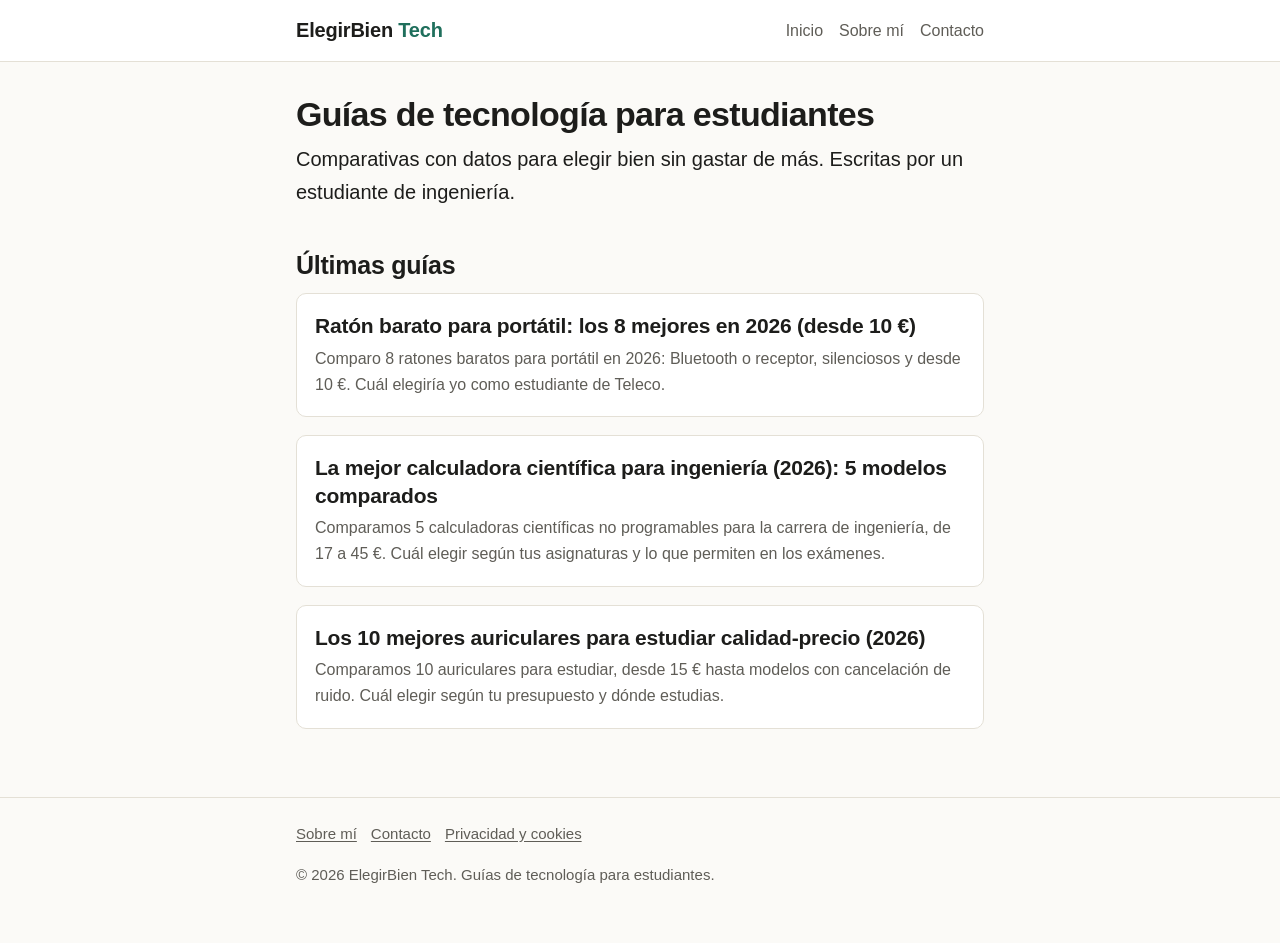
<file: index.html>
<!doctype html>
<html lang="es">
<head>
<meta charset="utf-8">
<meta name="viewport" content="width=device-width, initial-scale=1">
<title>ElegirBien Tech: guías de tecnología para estudiantes</title>
<meta name="description" content="Guías de compra de tecnología para estudiantes: auriculares, portátiles y más, comparados con datos y sin rodeos.">
<link rel="canonical" href="https://poloni2.github.io/">
<meta property="og:type" content="website">
<meta property="og:title" content="ElegirBien Tech: guías de tecnología para estudiantes">
<meta property="og:description" content="Guías de compra de tecnología para estudiantes: auriculares, portátiles y más, comparados con datos y sin rodeos.">
<meta property="og:url" content="https://poloni2.github.io/">
<meta property="og:locale" content="es_ES">
<link rel="stylesheet" href="/style.css">
<meta name="google-site-verification" content="YE22hMmMhgjaY1mR0GkOw0G-tB2GIm6XCCgOjX7Q4VY" />
<!-- ADSENSE: cuando Google apruebe la web, pega aquí su código (una sola línea <script ...>) en TODAS las páginas. -->
</head>
<body>
<header class="site"><div class="wrap">
  <a class="logo" href="/">ElegirBien <span>Tech</span></a>
  <nav><a href="/">Inicio</a><a href="/sobre-mi/">Sobre mí</a><a href="/contacto/">Contacto</a></nav>
</div></header>
<main><div class="wrap">
<h1>Guías de tecnología para estudiantes</h1>
<p class="lead">Comparativas con datos para elegir bien sin gastar de más. Escritas por un estudiante de ingeniería.</p>
<h2>Últimas guías</h2>
<ul class="cards">
  <li class="card">
    <h2><a href="/raton-barato-portatil/">Ratón barato para portátil: los 8 mejores en 2026 (desde 10 €)</a></h2>
    <p>Comparo 8 ratones baratos para portátil en 2026: Bluetooth o receptor, silenciosos y desde 10 €. Cuál elegiría yo como estudiante de Teleco.</p>
  </li>
  <li class="card">
    <h2><a href="/mejor-calculadora-cientifica-ingenieria/">La mejor calculadora científica para ingeniería (2026): 5 modelos comparados</a></h2>
    <p>Comparamos 5 calculadoras científicas no programables para la carrera de ingeniería, de 17 a 45 €. Cuál elegir según tus asignaturas y lo que permiten en los exámenes.</p>
  </li>
  <li class="card">
    <h2><a href="/mejores-auriculares-estudiar-calidad-precio/">Los 10 mejores auriculares para estudiar calidad-precio (2026)</a></h2>
    <p>Comparamos 10 auriculares para estudiar, desde 15 € hasta modelos con cancelación de ruido. Cuál elegir según tu presupuesto y dónde estudias.</p>
  </li>
</ul>
</div></main>
<footer class="site"><div class="wrap">
  <p><a href="/sobre-mi/">Sobre mí</a><a href="/contacto/">Contacto</a><a href="/privacidad/">Privacidad y cookies</a></p>
  <p>© 2026 ElegirBien Tech. Guías de tecnología para estudiantes.</p>
</div></footer>
<script data-goatcounter="https://elegirbientech.goatcounter.com/count" async src="//gc.zgo.at/count.js"></script>
</body>
</html>
</file>
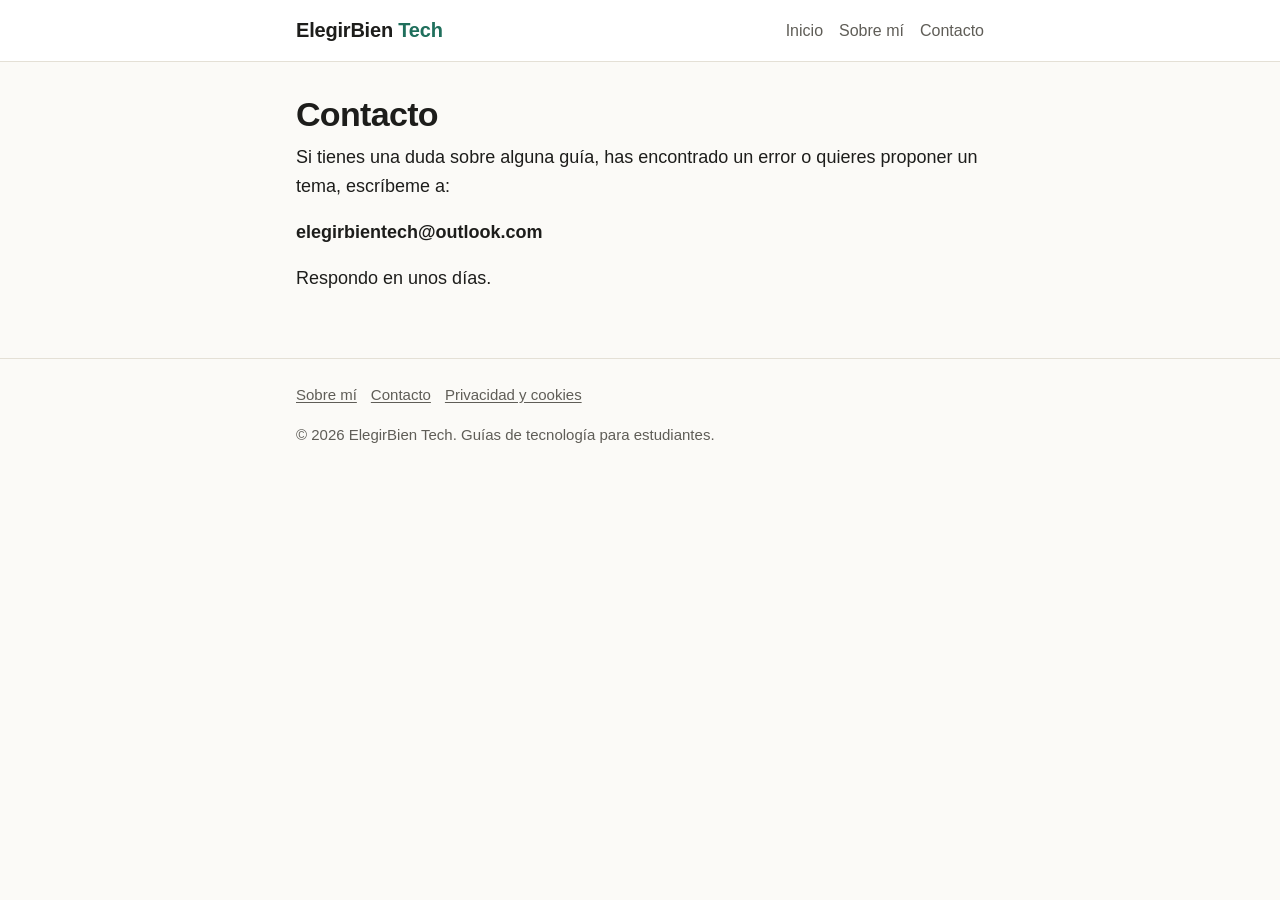
<file: contacto/index.html>
<!doctype html>
<html lang="es">
<head>
<meta charset="utf-8">
<meta name="viewport" content="width=device-width, initial-scale=1">
<title>Contacto | ElegirBien Tech</title>
<meta name="description" content="Cómo contactar con ElegirBien Tech.">
<link rel="canonical" href="https://poloni2.github.io/contacto/">
<meta property="og:type" content="website">
<meta property="og:title" content="Contacto | ElegirBien Tech">
<meta property="og:description" content="Cómo contactar con ElegirBien Tech.">
<meta property="og:url" content="https://poloni2.github.io/contacto/">
<meta property="og:locale" content="es_ES">
<link rel="stylesheet" href="/style.css">
<!-- ADSENSE: cuando Google apruebe la web, pega aquí su código (una sola línea <script ...>) en TODAS las páginas. -->
</head>
<body>
<header class="site"><div class="wrap">
  <a class="logo" href="/">ElegirBien <span>Tech</span></a>
  <nav><a href="/">Inicio</a><a href="/sobre-mi/">Sobre mí</a><a href="/contacto/">Contacto</a></nav>
</div></header>
<main><div class="wrap">
<h1>Contacto</h1>
<p>Si tienes una duda sobre alguna guía, has encontrado un error o quieres proponer un tema, escríbeme a:</p>
<p><strong>elegirbientech@outlook.com</strong></p>
<p>Respondo en unos días.</p>
</div></main>
<footer class="site"><div class="wrap">
  <p><a href="/sobre-mi/">Sobre mí</a><a href="/contacto/">Contacto</a><a href="/privacidad/">Privacidad y cookies</a></p>
  <p>© 2026 ElegirBien Tech. Guías de tecnología para estudiantes.</p>
</div></footer>
<script data-goatcounter="https://elegirbientech.goatcounter.com/count" async src="//gc.zgo.at/count.js"></script>
</body>
</html>
</file>
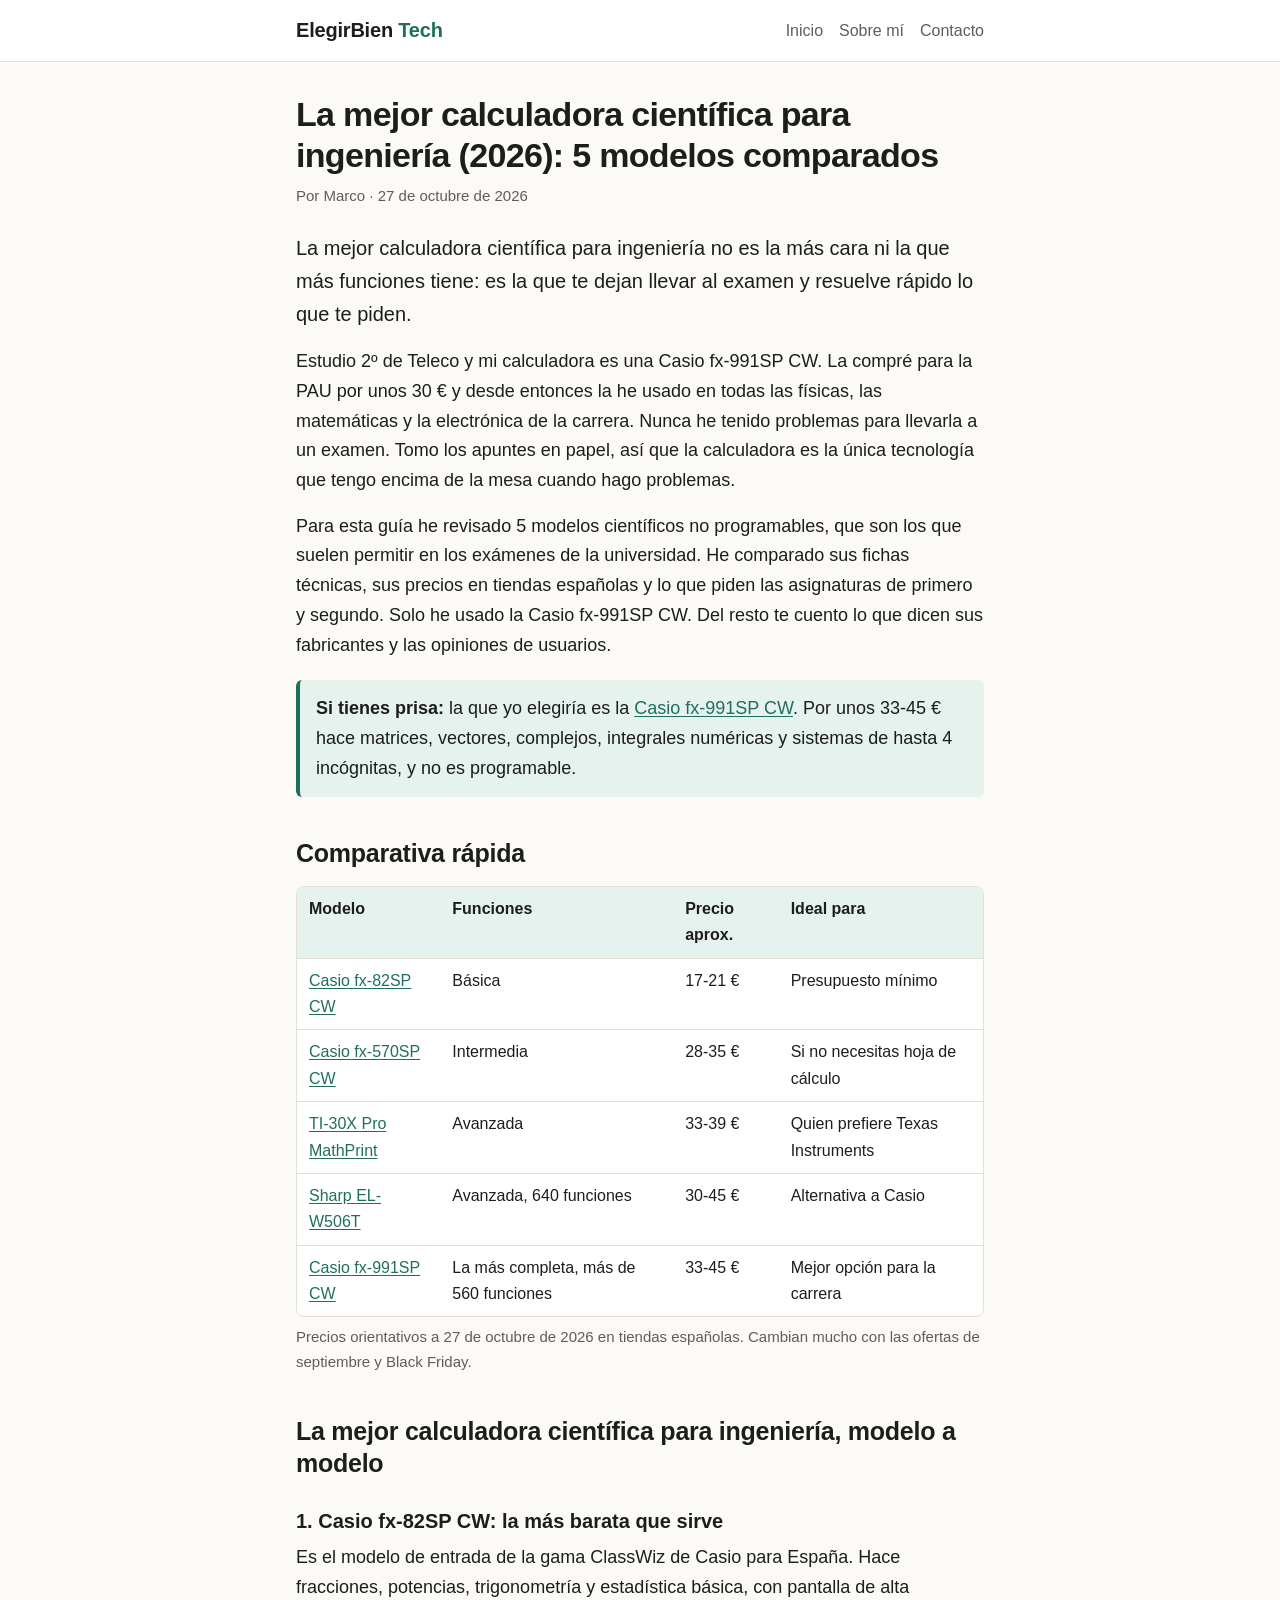
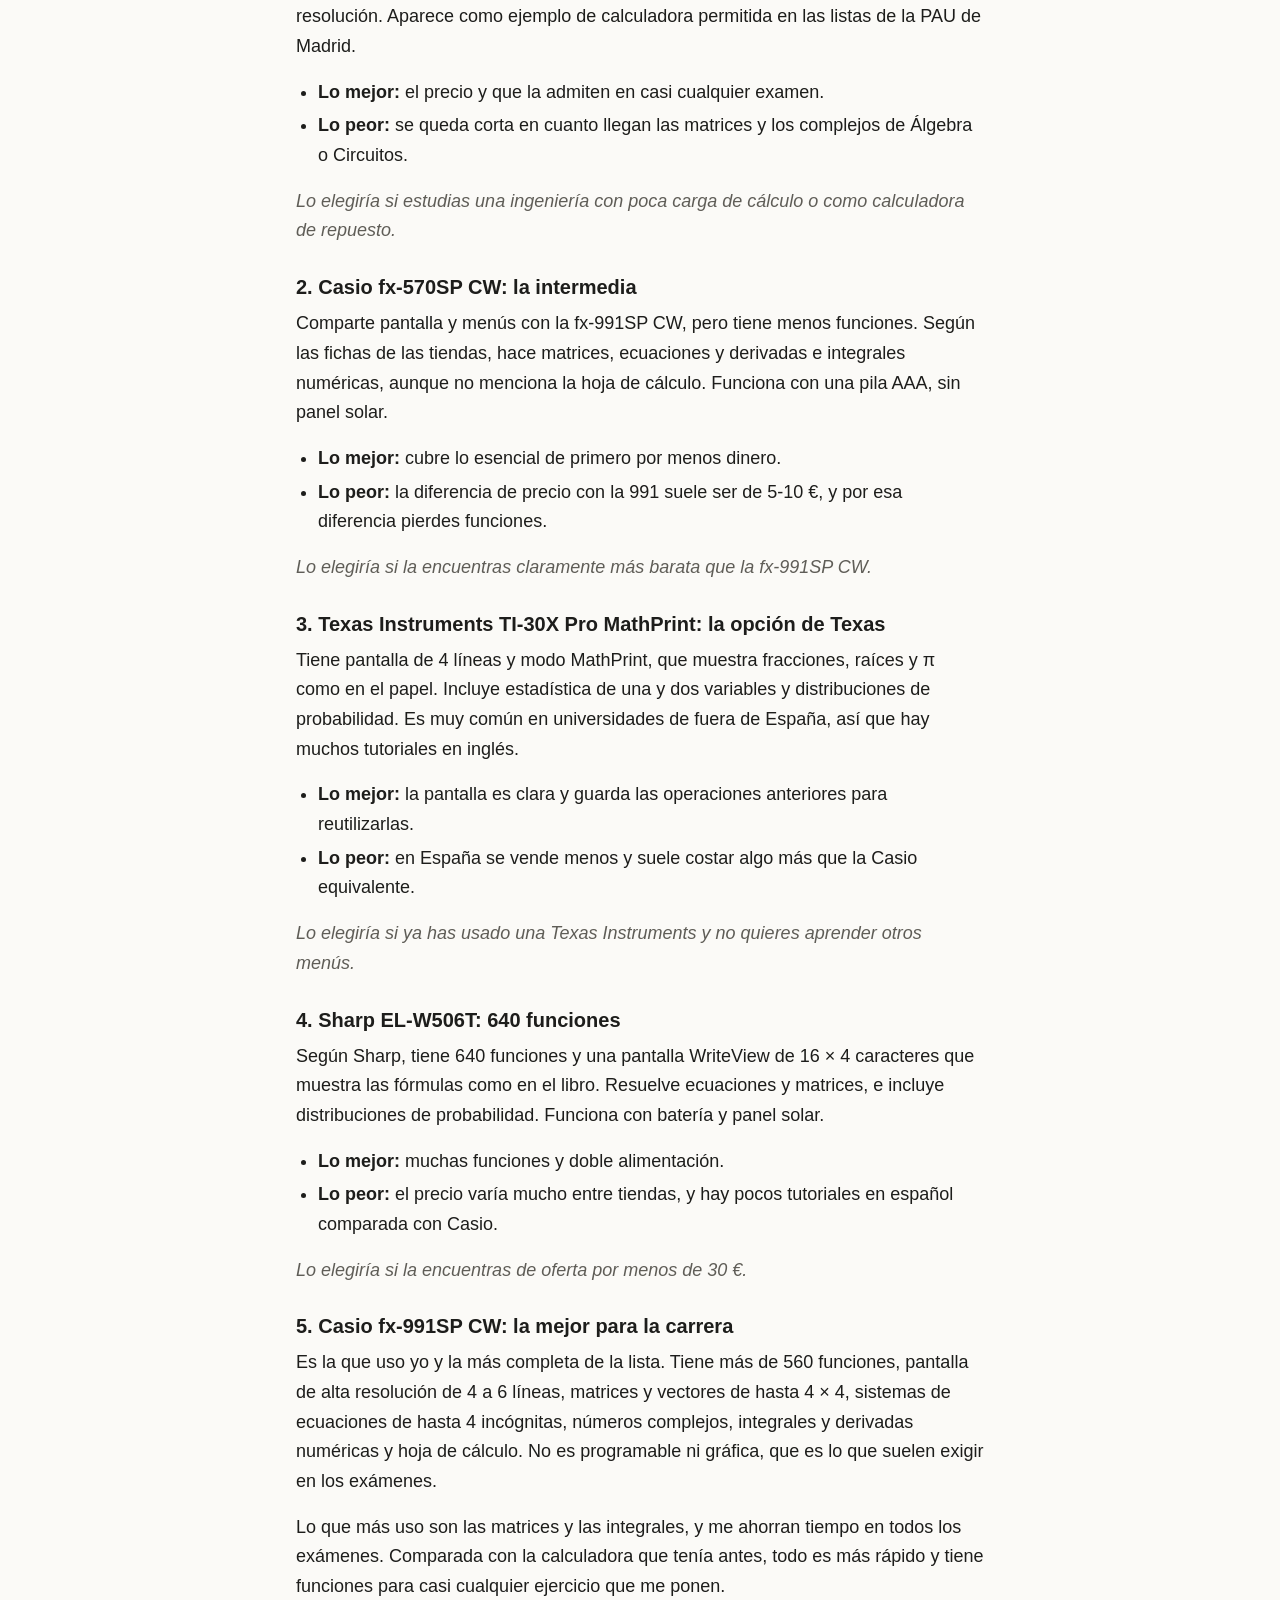
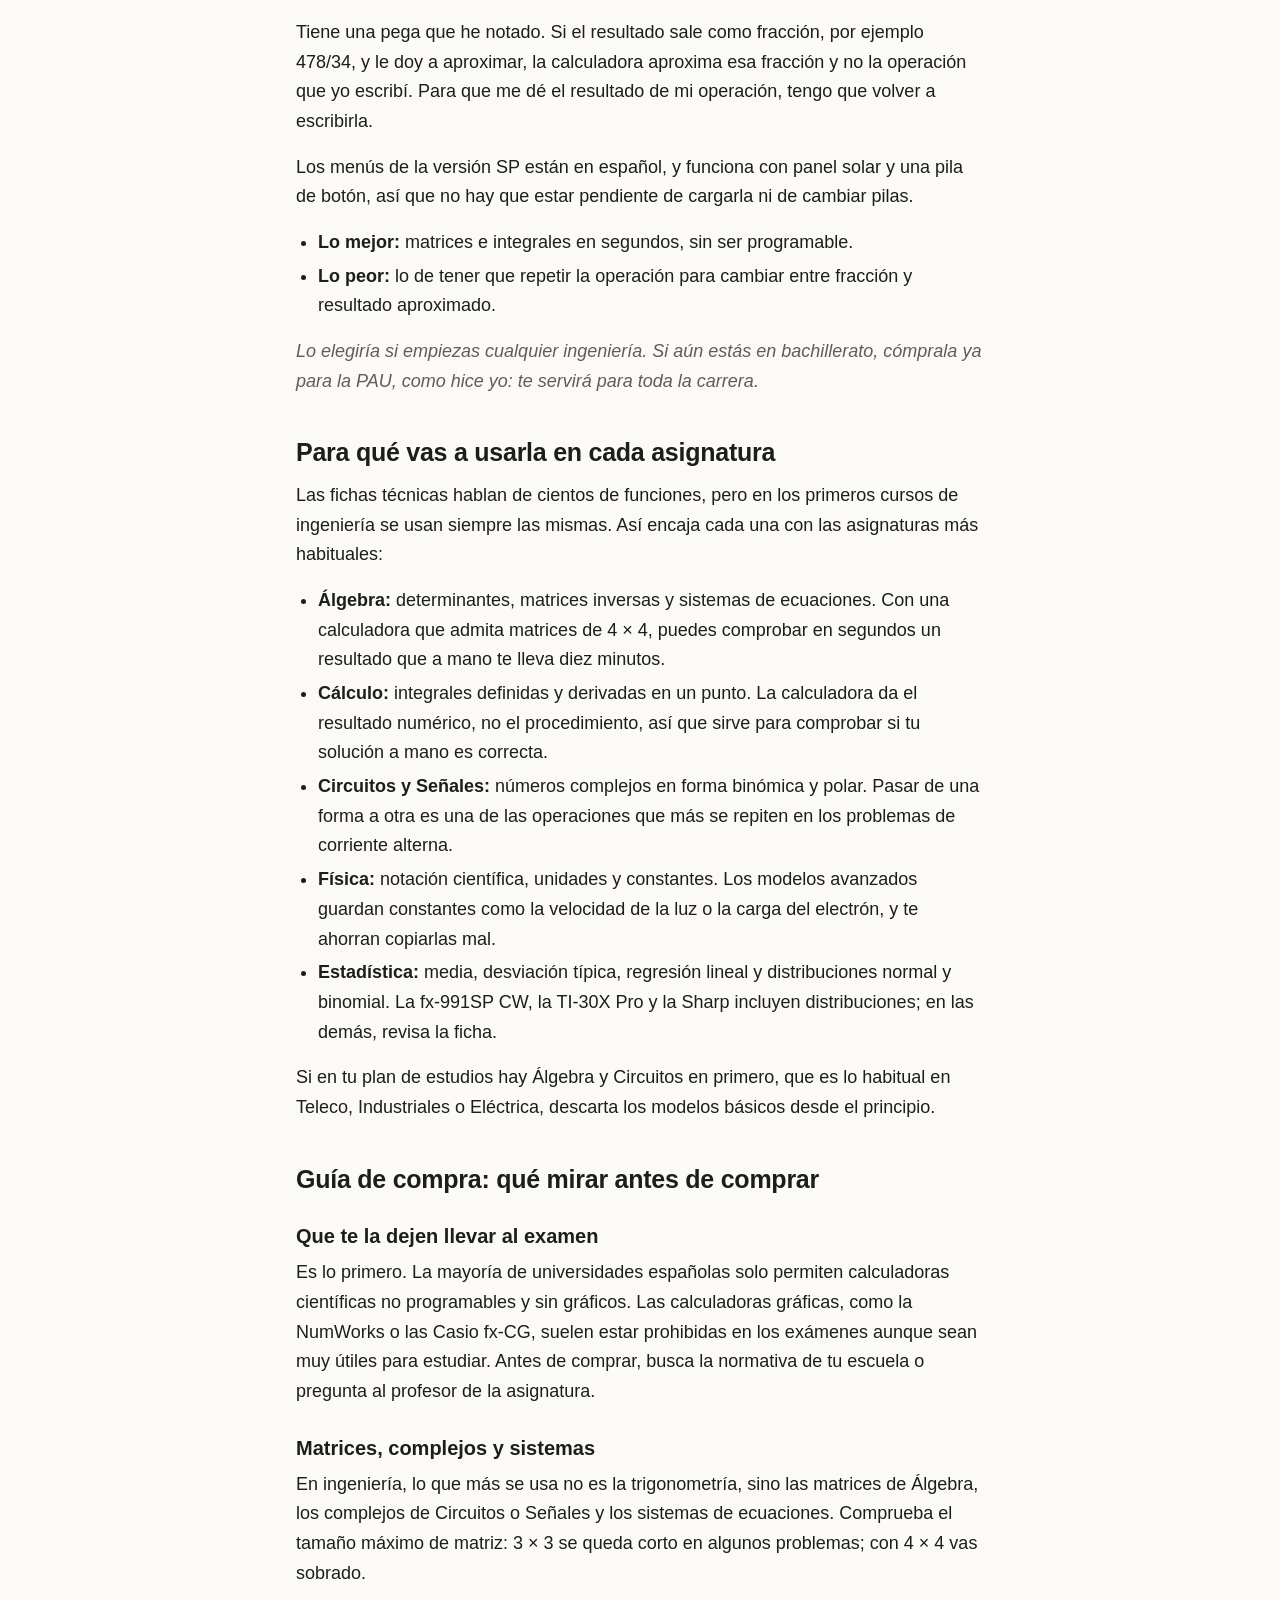
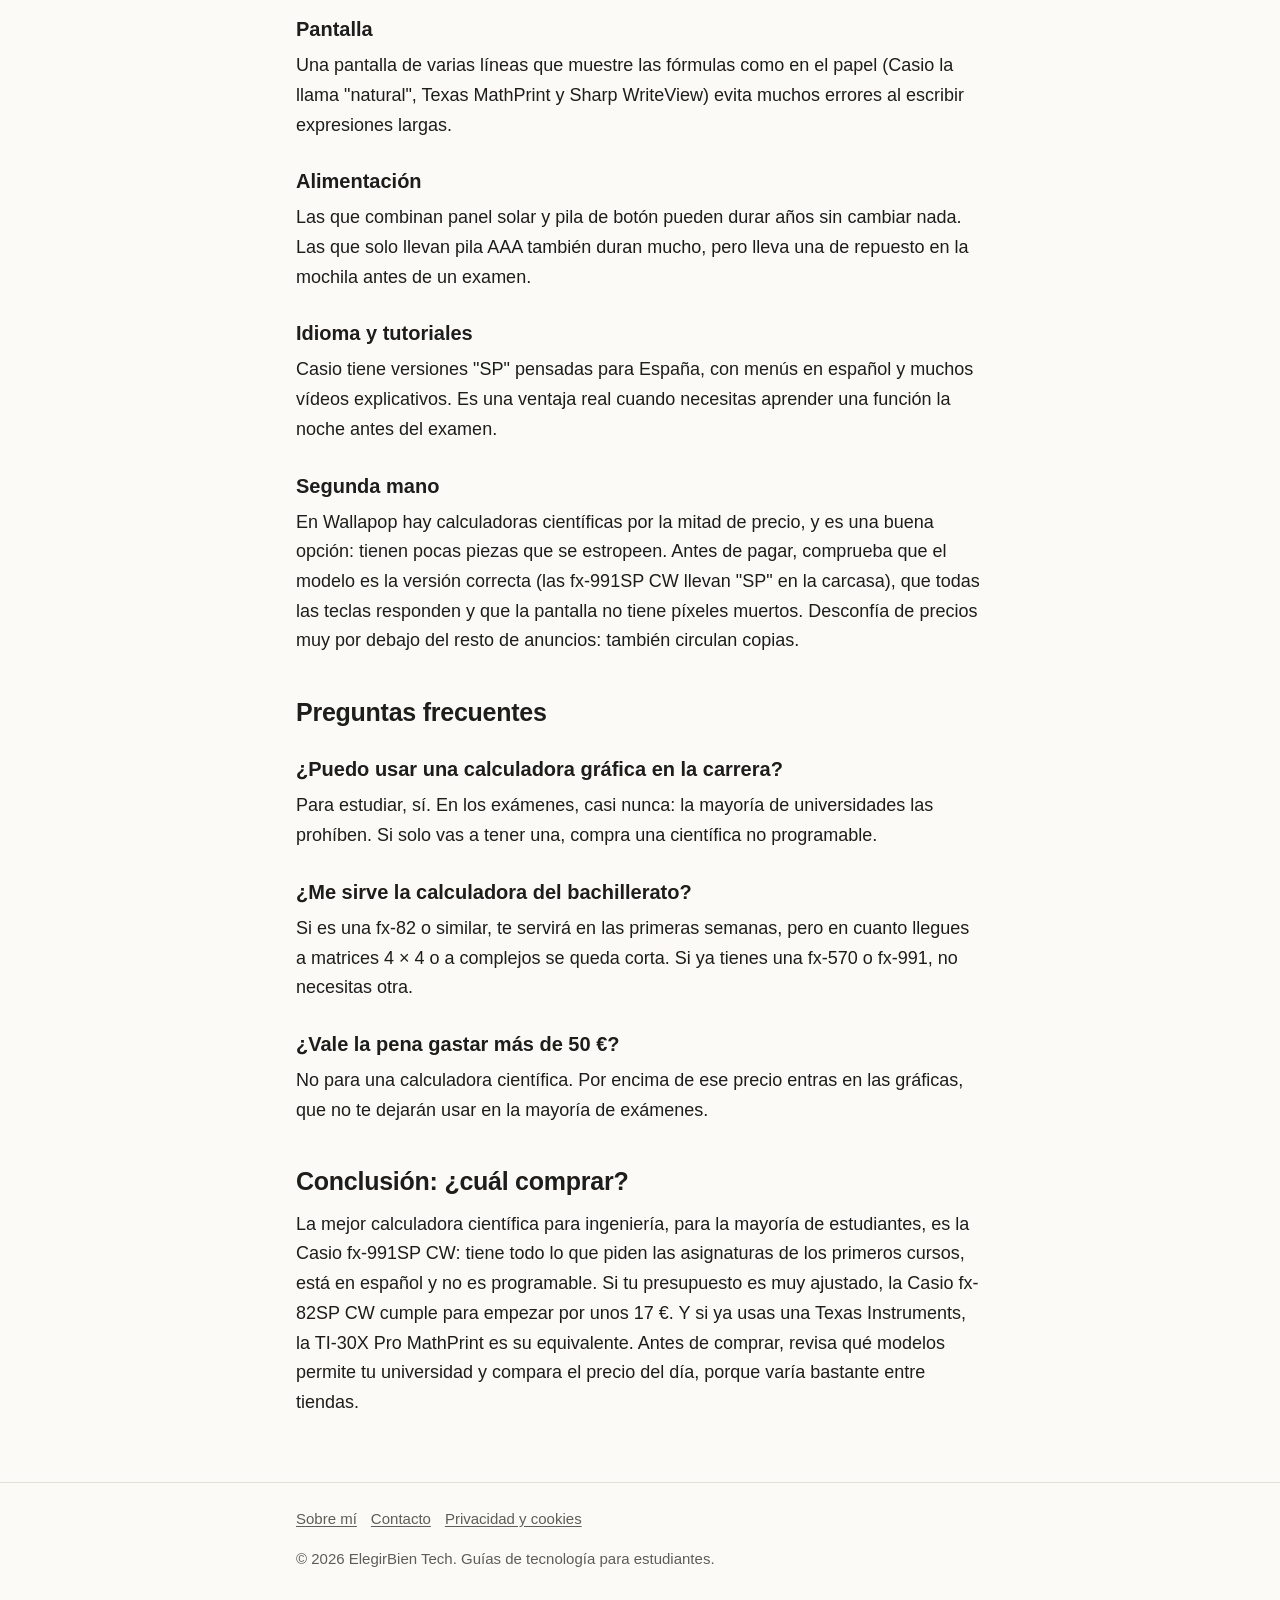
<file: mejor-calculadora-cientifica-ingenieria/index.html>
<!doctype html>
<html lang="es">
<head>
<meta charset="utf-8">
<meta name="viewport" content="width=device-width, initial-scale=1">
<title>La mejor calculadora científica para ingeniería (2026): 5 modelos comparados</title>
<meta name="description" content="Comparamos 5 calculadoras científicas no programables para la carrera de ingeniería, de 17 a 45 €. Cuál elegir según tus asignaturas y lo que permiten en los exámenes.">
<link rel="canonical" href="https://poloni2.github.io/mejor-calculadora-cientifica-ingenieria/">
<meta property="og:type" content="article">
<meta property="og:title" content="La mejor calculadora científica para ingeniería (2026): 5 modelos comparados">
<meta property="og:description" content="Comparamos 5 calculadoras científicas no programables para la carrera de ingeniería, de 17 a 45 €. Cuál elegir según tus asignaturas y lo que permiten en los exámenes.">
<meta property="og:url" content="https://poloni2.github.io/mejor-calculadora-cientifica-ingenieria/">
<meta property="og:locale" content="es_ES">
<link rel="stylesheet" href="/style.css">
<!-- ADSENSE: cuando Google apruebe la web, pega aquí su código (una sola línea <script ...>) en TODAS las páginas. -->
</head>
<body>
<header class="site"><div class="wrap">
  <a class="logo" href="/">ElegirBien <span>Tech</span></a>
  <nav><a href="/">Inicio</a><a href="/sobre-mi/">Sobre mí</a><a href="/contacto/">Contacto</a></nav>
</div></header>
<main><div class="wrap">
<article>
<h1>La mejor calculadora científica para ingeniería (2026): 5 modelos comparados</h1>
<p class="meta">Por Marco · <time datetime="2026-10-27">27 de octubre de 2026</time></p>

<p class="lead">La mejor calculadora científica para ingeniería no es la más cara ni la que más funciones tiene: es la que te dejan llevar al examen y resuelve rápido lo que te piden.</p>
<p>Estudio 2º de Teleco y mi calculadora es una Casio fx-991SP CW. La compré para la PAU por unos 30 € y desde entonces la he usado en todas las físicas, las matemáticas y la electrónica de la carrera. Nunca he tenido problemas para llevarla a un examen. Tomo los apuntes en papel, así que la calculadora es la única tecnología que tengo encima de la mesa cuando hago problemas.</p>
<p>Para esta guía he revisado 5 modelos científicos no programables, que son los que suelen permitir en los exámenes de la universidad. He comparado sus fichas técnicas, sus precios en tiendas españolas y lo que piden las asignaturas de primero y segundo. Solo he usado la Casio fx-991SP CW. Del resto te cuento lo que dicen sus fabricantes y las opiniones de usuarios.</p>
<p class="quick"><strong>Si tienes prisa:</strong> la que yo elegiría es la <a href="#casio-fx-991sp-cw">Casio fx-991SP CW</a>. Por unos 33-45 € hace matrices, vectores, complejos, integrales numéricas y sistemas de hasta 4 incógnitas, y no es programable.</p>

<h2>Comparativa rápida</h2>
<div class="table-wrap"><table>
<thead><tr><th>Modelo</th><th>Funciones</th><th>Precio aprox.</th><th>Ideal para</th></tr></thead>
<tbody>
<tr><td><a href="#casio-fx-82sp-cw">Casio fx-82SP CW</a></td><td>Básica</td><td>17-21 €</td><td>Presupuesto mínimo</td></tr>
<tr><td><a href="#casio-fx-570sp-cw">Casio fx-570SP CW</a></td><td>Intermedia</td><td>28-35 €</td><td>Si no necesitas hoja de cálculo</td></tr>
<tr><td><a href="#texas-instruments-ti-30x-pro">TI-30X Pro MathPrint</a></td><td>Avanzada</td><td>33-39 €</td><td>Quien prefiere Texas Instruments</td></tr>
<tr><td><a href="#sharp-el-w506t">Sharp EL-W506T</a></td><td>Avanzada, 640 funciones</td><td>30-45 €</td><td>Alternativa a Casio</td></tr>
<tr><td><a href="#casio-fx-991sp-cw">Casio fx-991SP CW</a></td><td>La más completa, más de 560 funciones</td><td>33-45 €</td><td>Mejor opción para la carrera</td></tr>
</tbody></table></div>
<p class="note">Precios orientativos a 27 de octubre de 2026 en tiendas españolas. Cambian mucho con las ofertas de septiembre y Black Friday.</p>

<h2>La mejor calculadora científica para ingeniería, modelo a modelo</h2>
<h3 id="casio-fx-82sp-cw">1. Casio fx-82SP CW: la más barata que sirve</h3>
<p>Es el modelo de entrada de la gama ClassWiz de Casio para España. Hace fracciones, potencias, trigonometría y estadística básica, con pantalla de alta resolución. Aparece como ejemplo de calculadora permitida en las listas de la PAU de Madrid.</p>
<ul><li><strong>Lo mejor:</strong> el precio y que la admiten en casi cualquier examen.</li><li><strong>Lo peor:</strong> se queda corta en cuanto llegan las matrices y los complejos de Álgebra o Circuitos.</li></ul>
<p class="verdict">Lo elegiría si estudias una ingeniería con poca carga de cálculo o como calculadora de repuesto.</p>

<h3 id="casio-fx-570sp-cw">2. Casio fx-570SP CW: la intermedia</h3>
<p>Comparte pantalla y menús con la fx-991SP CW, pero tiene menos funciones. Según las fichas de las tiendas, hace matrices, ecuaciones y derivadas e integrales numéricas, aunque no menciona la hoja de cálculo. Funciona con una pila AAA, sin panel solar.</p>
<ul><li><strong>Lo mejor:</strong> cubre lo esencial de primero por menos dinero.</li><li><strong>Lo peor:</strong> la diferencia de precio con la 991 suele ser de 5-10 €, y por esa diferencia pierdes funciones.</li></ul>
<p class="verdict">Lo elegiría si la encuentras claramente más barata que la fx-991SP CW.</p>

<h3 id="texas-instruments-ti-30x-pro">3. Texas Instruments TI-30X Pro MathPrint: la opción de Texas</h3>
<p>Tiene pantalla de 4 líneas y modo MathPrint, que muestra fracciones, raíces y π como en el papel. Incluye estadística de una y dos variables y distribuciones de probabilidad. Es muy común en universidades de fuera de España, así que hay muchos tutoriales en inglés.</p>
<ul><li><strong>Lo mejor:</strong> la pantalla es clara y guarda las operaciones anteriores para reutilizarlas.</li><li><strong>Lo peor:</strong> en España se vende menos y suele costar algo más que la Casio equivalente.</li></ul>
<p class="verdict">Lo elegiría si ya has usado una Texas Instruments y no quieres aprender otros menús.</p>

<h3 id="sharp-el-w506t">4. Sharp EL-W506T: 640 funciones</h3>
<p>Según Sharp, tiene 640 funciones y una pantalla WriteView de 16 × 4 caracteres que muestra las fórmulas como en el libro. Resuelve ecuaciones y matrices, e incluye distribuciones de probabilidad. Funciona con batería y panel solar.</p>
<ul><li><strong>Lo mejor:</strong> muchas funciones y doble alimentación.</li><li><strong>Lo peor:</strong> el precio varía mucho entre tiendas, y hay pocos tutoriales en español comparada con Casio.</li></ul>
<p class="verdict">Lo elegiría si la encuentras de oferta por menos de 30 €.</p>

<h3 id="casio-fx-991sp-cw">5. Casio fx-991SP CW: la mejor para la carrera</h3>
<p>Es la que uso yo y la más completa de la lista. Tiene más de 560 funciones, pantalla de alta resolución de 4 a 6 líneas, matrices y vectores de hasta 4 × 4, sistemas de ecuaciones de hasta 4 incógnitas, números complejos, integrales y derivadas numéricas y hoja de cálculo. No es programable ni gráfica, que es lo que suelen exigir en los exámenes.</p>
<p>Lo que más uso son las matrices y las integrales, y me ahorran tiempo en todos los exámenes. Comparada con la calculadora que tenía antes, todo es más rápido y tiene funciones para casi cualquier ejercicio que me ponen.</p>
<p>Tiene una pega que he notado. Si el resultado sale como fracción, por ejemplo 478/34, y le doy a aproximar, la calculadora aproxima esa fracción y no la operación que yo escribí. Para que me dé el resultado de mi operación, tengo que volver a escribirla.</p>
<p>Los menús de la versión SP están en español, y funciona con panel solar y una pila de botón, así que no hay que estar pendiente de cargarla ni de cambiar pilas.</p>
<ul><li><strong>Lo mejor:</strong> matrices e integrales en segundos, sin ser programable.</li><li><strong>Lo peor:</strong> lo de tener que repetir la operación para cambiar entre fracción y resultado aproximado.</li></ul>
<p class="verdict">Lo elegiría si empiezas cualquier ingeniería. Si aún estás en bachillerato, cómprala ya para la PAU, como hice yo: te servirá para toda la carrera.</p>

<h2>Para qué vas a usarla en cada asignatura</h2>
<p>Las fichas técnicas hablan de cientos de funciones, pero en los primeros cursos de ingeniería se usan siempre las mismas. Así encaja cada una con las asignaturas más habituales:</p>
<ul>
<li><strong>Álgebra:</strong> determinantes, matrices inversas y sistemas de ecuaciones. Con una calculadora que admita matrices de 4 × 4, puedes comprobar en segundos un resultado que a mano te lleva diez minutos.</li>
<li><strong>Cálculo:</strong> integrales definidas y derivadas en un punto. La calculadora da el resultado numérico, no el procedimiento, así que sirve para comprobar si tu solución a mano es correcta.</li>
<li><strong>Circuitos y Señales:</strong> números complejos en forma binómica y polar. Pasar de una forma a otra es una de las operaciones que más se repiten en los problemas de corriente alterna.</li>
<li><strong>Física:</strong> notación científica, unidades y constantes. Los modelos avanzados guardan constantes como la velocidad de la luz o la carga del electrón, y te ahorran copiarlas mal.</li>
<li><strong>Estadística:</strong> media, desviación típica, regresión lineal y distribuciones normal y binomial. La fx-991SP CW, la TI-30X Pro y la Sharp incluyen distribuciones; en las demás, revisa la ficha.</li>
</ul>
<p>Si en tu plan de estudios hay Álgebra y Circuitos en primero, que es lo habitual en Teleco, Industriales o Eléctrica, descarta los modelos básicos desde el principio.</p>

<h2>Guía de compra: qué mirar antes de comprar</h2>
<h3>Que te la dejen llevar al examen</h3>
<p>Es lo primero. La mayoría de universidades españolas solo permiten calculadoras científicas no programables y sin gráficos. Las calculadoras gráficas, como la NumWorks o las Casio fx-CG, suelen estar prohibidas en los exámenes aunque sean muy útiles para estudiar. Antes de comprar, busca la normativa de tu escuela o pregunta al profesor de la asignatura.</p>
<h3>Matrices, complejos y sistemas</h3>
<p>En ingeniería, lo que más se usa no es la trigonometría, sino las matrices de Álgebra, los complejos de Circuitos o Señales y los sistemas de ecuaciones. Comprueba el tamaño máximo de matriz: 3 × 3 se queda corto en algunos problemas; con 4 × 4 vas sobrado.</p>
<h3>Pantalla</h3>
<p>Una pantalla de varias líneas que muestre las fórmulas como en el papel (Casio la llama "natural", Texas MathPrint y Sharp WriteView) evita muchos errores al escribir expresiones largas.</p>
<h3>Alimentación</h3>
<p>Las que combinan panel solar y pila de botón pueden durar años sin cambiar nada. Las que solo llevan pila AAA también duran mucho, pero lleva una de repuesto en la mochila antes de un examen.</p>
<h3>Idioma y tutoriales</h3>
<p>Casio tiene versiones "SP" pensadas para España, con menús en español y muchos vídeos explicativos. Es una ventaja real cuando necesitas aprender una función la noche antes del examen.</p>
<h3>Segunda mano</h3>
<p>En Wallapop hay calculadoras científicas por la mitad de precio, y es una buena opción: tienen pocas piezas que se estropeen. Antes de pagar, comprueba que el modelo es la versión correcta (las fx-991SP CW llevan "SP" en la carcasa), que todas las teclas responden y que la pantalla no tiene píxeles muertos. Desconfía de precios muy por debajo del resto de anuncios: también circulan copias.</p>

<h2>Preguntas frecuentes</h2>
<h3>¿Puedo usar una calculadora gráfica en la carrera?</h3>
<p>Para estudiar, sí. En los exámenes, casi nunca: la mayoría de universidades las prohíben. Si solo vas a tener una, compra una científica no programable.</p>
<h3>¿Me sirve la calculadora del bachillerato?</h3>
<p>Si es una fx-82 o similar, te servirá en las primeras semanas, pero en cuanto llegues a matrices 4 × 4 o a complejos se queda corta. Si ya tienes una fx-570 o fx-991, no necesitas otra.</p>
<h3>¿Vale la pena gastar más de 50 €?</h3>
<p>No para una calculadora científica. Por encima de ese precio entras en las gráficas, que no te dejarán usar en la mayoría de exámenes.</p>

<h2>Conclusión: ¿cuál comprar?</h2>
<p>La mejor calculadora científica para ingeniería, para la mayoría de estudiantes, es la Casio fx-991SP CW: tiene todo lo que piden las asignaturas de los primeros cursos, está en español y no es programable. Si tu presupuesto es muy ajustado, la Casio fx-82SP CW cumple para empezar por unos 17 €. Y si ya usas una Texas Instruments, la TI-30X Pro MathPrint es su equivalente. Antes de comprar, revisa qué modelos permite tu universidad y compara el precio del día, porque varía bastante entre tiendas.</p>
</article>
</div></main>
<footer class="site"><div class="wrap">
  <p><a href="/sobre-mi/">Sobre mí</a><a href="/contacto/">Contacto</a><a href="/privacidad/">Privacidad y cookies</a></p>
  <p>© 2026 ElegirBien Tech. Guías de tecnología para estudiantes.</p>
</div></footer>
<script data-goatcounter="https://elegirbientech.goatcounter.com/count" async src="//gc.zgo.at/count.js"></script>
</body>
</html>
</file>
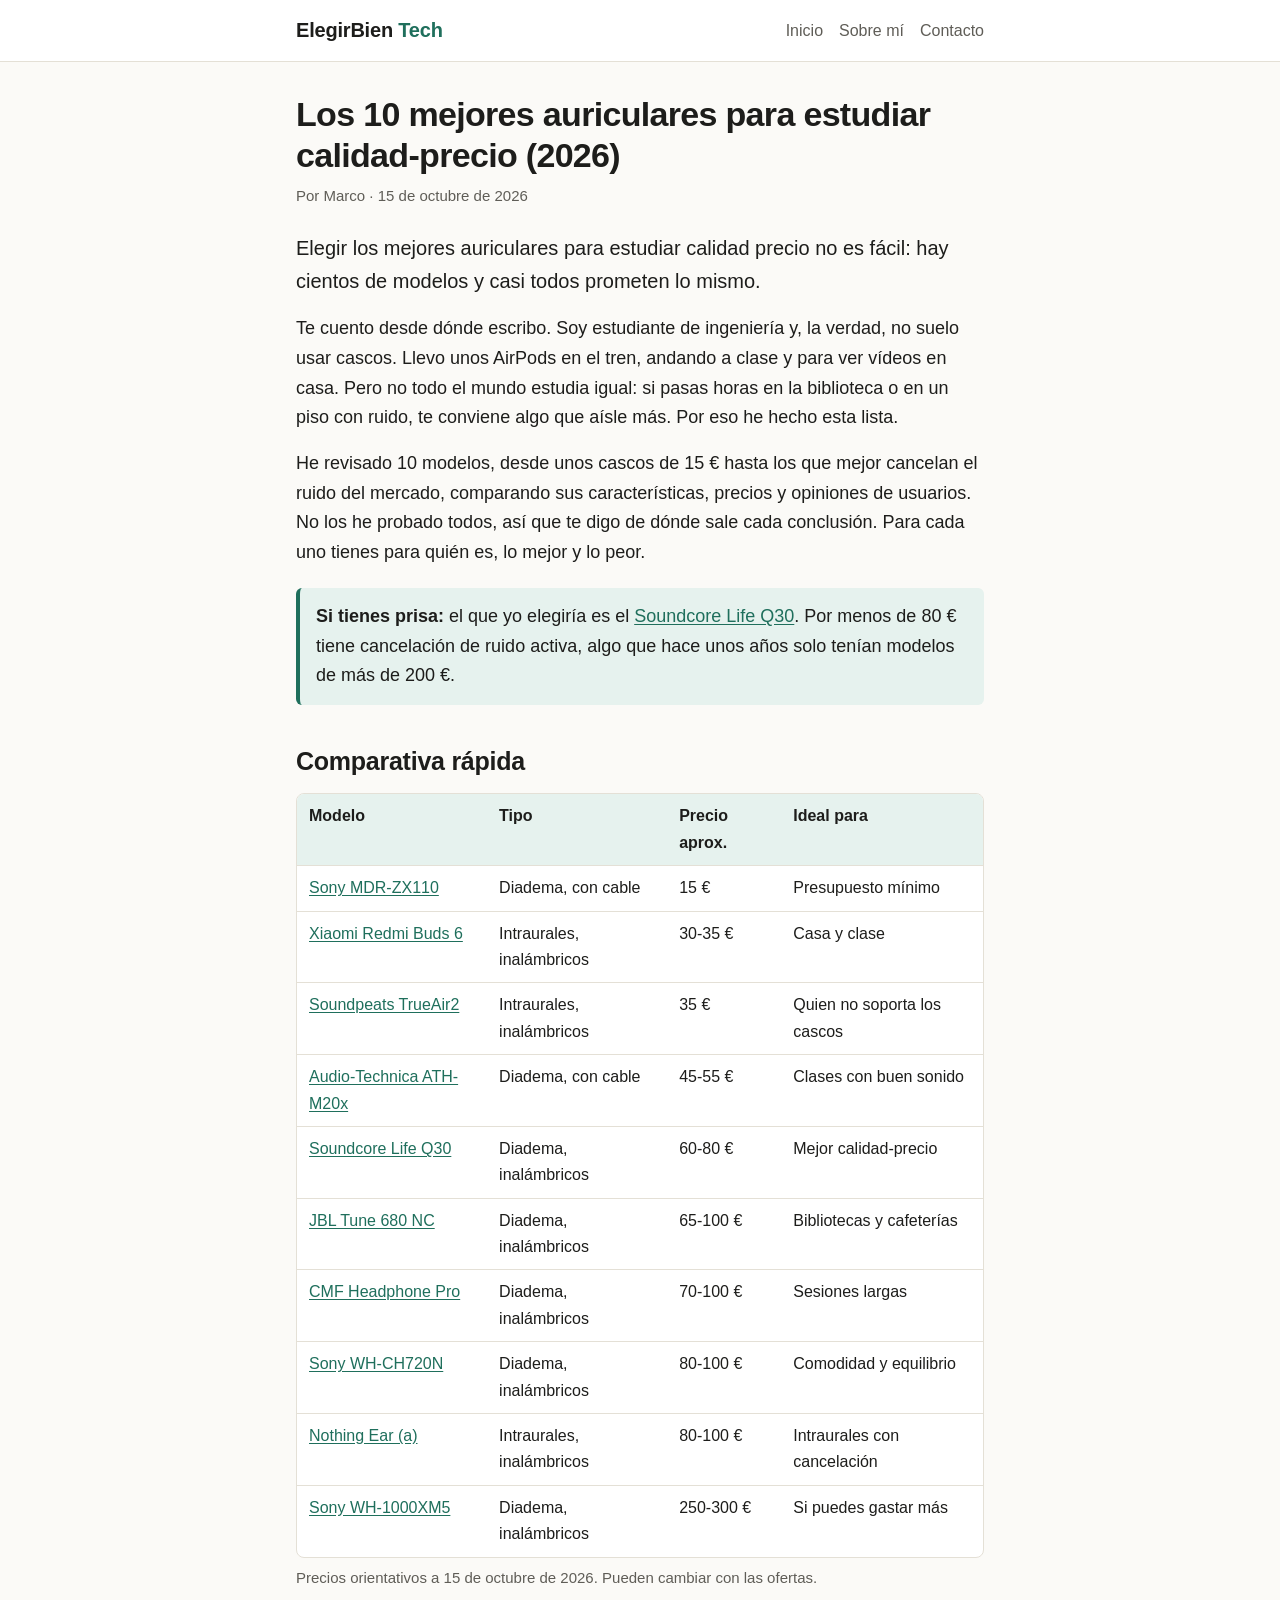
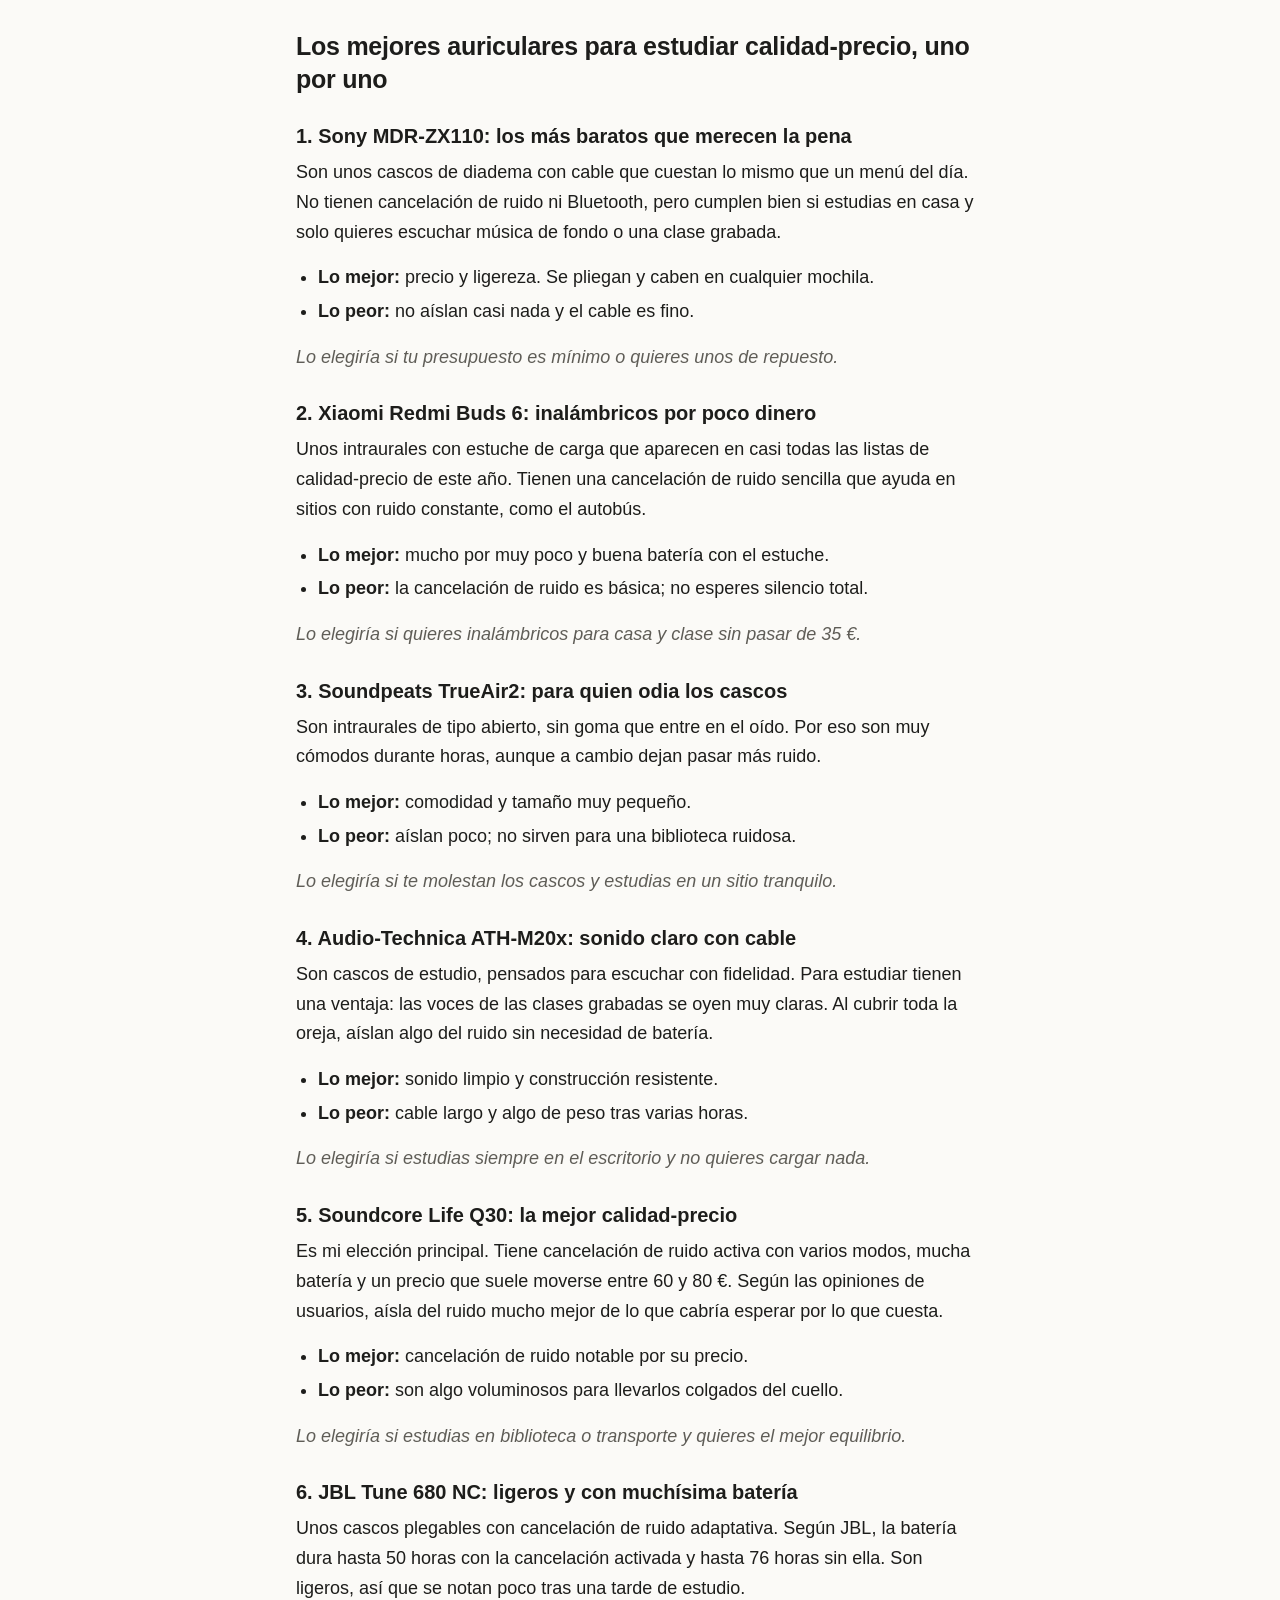
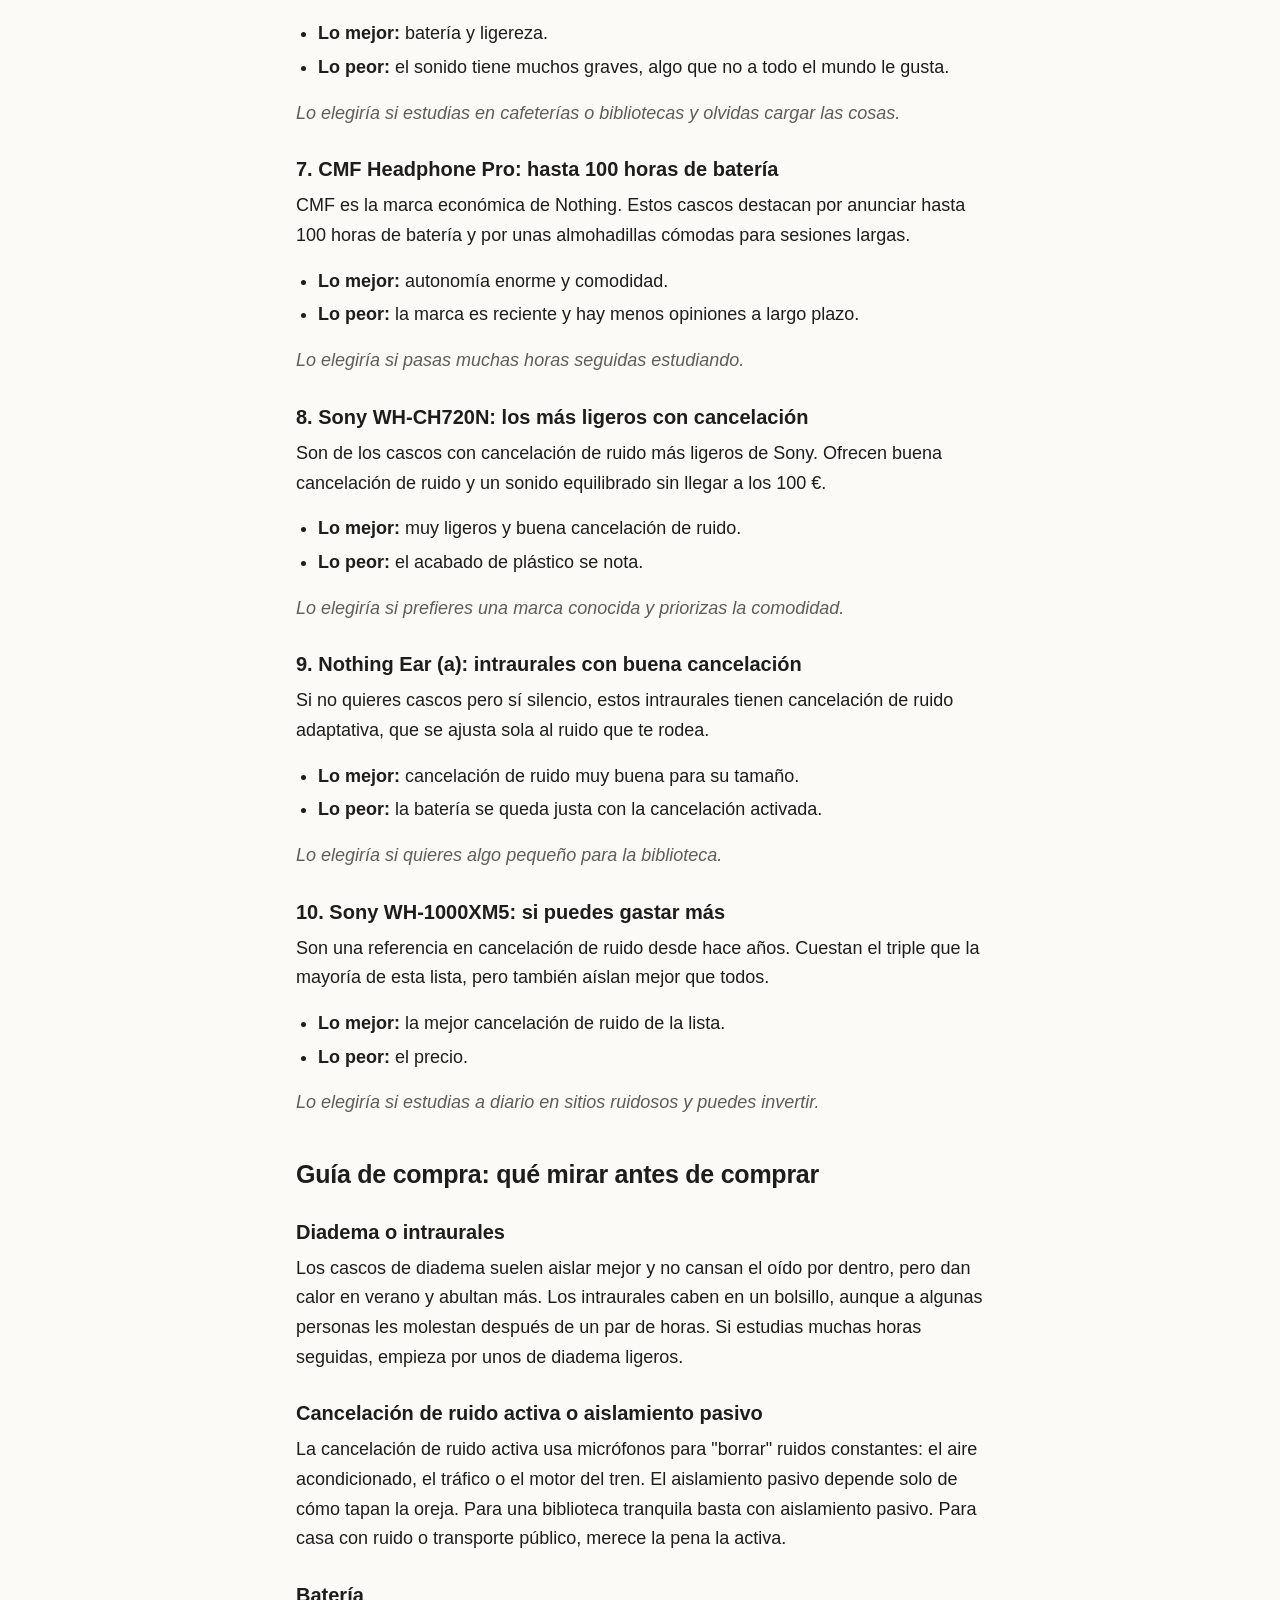
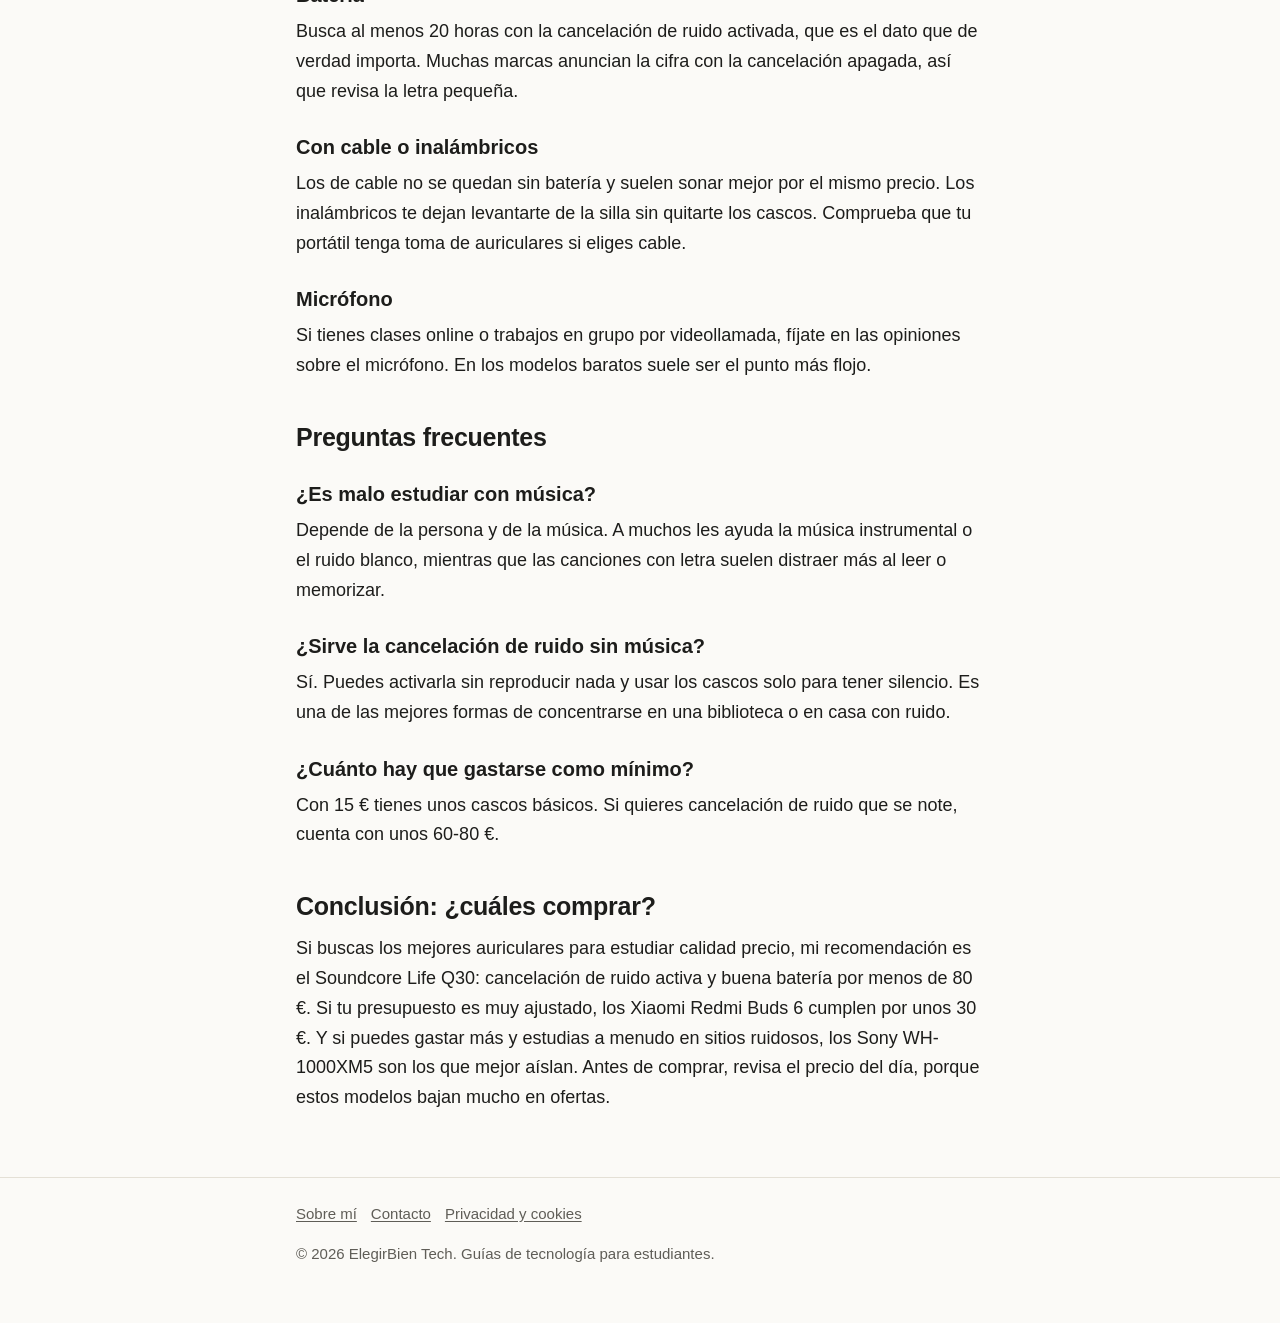
<file: mejores-auriculares-estudiar-calidad-precio/index.html>
<!doctype html>
<html lang="es">
<head>
<meta charset="utf-8">
<meta name="viewport" content="width=device-width, initial-scale=1">
<title>Los 10 mejores auriculares para estudiar calidad-precio (2026)</title>
<meta name="description" content="Comparamos 10 auriculares para estudiar, desde 15 € hasta modelos con cancelación de ruido. Cuál elegir según tu presupuesto y dónde estudias.">
<link rel="canonical" href="https://poloni2.github.io/mejores-auriculares-estudiar-calidad-precio/">
<meta property="og:type" content="article">
<meta property="og:title" content="Los 10 mejores auriculares para estudiar calidad-precio (2026)">
<meta property="og:description" content="Comparamos 10 auriculares para estudiar, desde 15 € hasta modelos con cancelación de ruido. Cuál elegir según tu presupuesto y dónde estudias.">
<meta property="og:url" content="https://poloni2.github.io/mejores-auriculares-estudiar-calidad-precio/">
<meta property="og:locale" content="es_ES">
<link rel="stylesheet" href="/style.css">
<!-- ADSENSE: cuando Google apruebe la web, pega aquí su código (una sola línea <script ...>) en TODAS las páginas. -->
</head>
<body>
<header class="site"><div class="wrap">
  <a class="logo" href="/">ElegirBien <span>Tech</span></a>
  <nav><a href="/">Inicio</a><a href="/sobre-mi/">Sobre mí</a><a href="/contacto/">Contacto</a></nav>
</div></header>
<main><div class="wrap">
<article>
<h1>Los 10 mejores auriculares para estudiar calidad-precio (2026)</h1>
<p class="meta">Por Marco · <time datetime="2026-10-15">15 de octubre de 2026</time></p>

<p class="lead">Elegir los mejores auriculares para estudiar calidad precio no es fácil: hay cientos de modelos y casi todos prometen lo mismo.</p>
<p>Te cuento desde dónde escribo. Soy estudiante de ingeniería y, la verdad, no suelo usar cascos. Llevo unos AirPods en el tren, andando a clase y para ver vídeos en casa. Pero no todo el mundo estudia igual: si pasas horas en la biblioteca o en un piso con ruido, te conviene algo que aísle más. Por eso he hecho esta lista.</p>
<p>He revisado 10 modelos, desde unos cascos de 15 € hasta los que mejor cancelan el ruido del mercado, comparando sus características, precios y opiniones de usuarios. No los he probado todos, así que te digo de dónde sale cada conclusión. Para cada uno tienes para quién es, lo mejor y lo peor.</p>
<p class="quick"><strong>Si tienes prisa:</strong> el que yo elegiría es el <a href="#soundcore-life-q30">Soundcore Life Q30</a>. Por menos de 80 € tiene cancelación de ruido activa, algo que hace unos años solo tenían modelos de más de 200 €.</p>

<h2>Comparativa rápida</h2>
<div class="table-wrap"><table>
<thead><tr><th>Modelo</th><th>Tipo</th><th>Precio aprox.</th><th>Ideal para</th></tr></thead>
<tbody>
<tr><td><a href="#sony-mdr-zx110">Sony MDR-ZX110</a></td><td>Diadema, con cable</td><td>15 €</td><td>Presupuesto mínimo</td></tr>
<tr><td><a href="#xiaomi-redmi-buds-6">Xiaomi Redmi Buds 6</a></td><td>Intraurales, inalámbricos</td><td>30-35 €</td><td>Casa y clase</td></tr>
<tr><td><a href="#soundpeats-trueair2">Soundpeats TrueAir2</a></td><td>Intraurales, inalámbricos</td><td>35 €</td><td>Quien no soporta los cascos</td></tr>
<tr><td><a href="#audio-technica-ath-m20x">Audio-Technica ATH-M20x</a></td><td>Diadema, con cable</td><td>45-55 €</td><td>Clases con buen sonido</td></tr>
<tr><td><a href="#soundcore-life-q30">Soundcore Life Q30</a></td><td>Diadema, inalámbricos</td><td>60-80 €</td><td>Mejor calidad-precio</td></tr>
<tr><td><a href="#jbl-tune-680-nc">JBL Tune 680 NC</a></td><td>Diadema, inalámbricos</td><td>65-100 €</td><td>Bibliotecas y cafeterías</td></tr>
<tr><td><a href="#cmf-headphone-pro">CMF Headphone Pro</a></td><td>Diadema, inalámbricos</td><td>70-100 €</td><td>Sesiones largas</td></tr>
<tr><td><a href="#sony-wh-ch720n">Sony WH-CH720N</a></td><td>Diadema, inalámbricos</td><td>80-100 €</td><td>Comodidad y equilibrio</td></tr>
<tr><td><a href="#nothing-ear-a">Nothing Ear (a)</a></td><td>Intraurales, inalámbricos</td><td>80-100 €</td><td>Intraurales con cancelación</td></tr>
<tr><td><a href="#sony-wh-1000xm5">Sony WH-1000XM5</a></td><td>Diadema, inalámbricos</td><td>250-300 €</td><td>Si puedes gastar más</td></tr>
</tbody></table></div>
<p class="note">Precios orientativos a 15 de octubre de 2026. Pueden cambiar con las ofertas.</p>

<h2>Los mejores auriculares para estudiar calidad-precio, uno por uno</h2>
<h3 id="sony-mdr-zx110">1. Sony MDR-ZX110: los más baratos que merecen la pena</h3>
<p>Son unos cascos de diadema con cable que cuestan lo mismo que un menú del día. No tienen cancelación de ruido ni Bluetooth, pero cumplen bien si estudias en casa y solo quieres escuchar música de fondo o una clase grabada.</p>
<ul><li><strong>Lo mejor:</strong> precio y ligereza. Se pliegan y caben en cualquier mochila.</li><li><strong>Lo peor:</strong> no aíslan casi nada y el cable es fino.</li></ul>
<p class="verdict">Lo elegiría si tu presupuesto es mínimo o quieres unos de repuesto.</p>
<h3 id="xiaomi-redmi-buds-6">2. Xiaomi Redmi Buds 6: inalámbricos por poco dinero</h3>
<p>Unos intraurales con estuche de carga que aparecen en casi todas las listas de calidad-precio de este año. Tienen una cancelación de ruido sencilla que ayuda en sitios con ruido constante, como el autobús.</p>
<ul><li><strong>Lo mejor:</strong> mucho por muy poco y buena batería con el estuche.</li><li><strong>Lo peor:</strong> la cancelación de ruido es básica; no esperes silencio total.</li></ul>
<p class="verdict">Lo elegiría si quieres inalámbricos para casa y clase sin pasar de 35 €.</p>
<h3 id="soundpeats-trueair2">3. Soundpeats TrueAir2: para quien odia los cascos</h3>
<p>Son intraurales de tipo abierto, sin goma que entre en el oído. Por eso son muy cómodos durante horas, aunque a cambio dejan pasar más ruido.</p>
<ul><li><strong>Lo mejor:</strong> comodidad y tamaño muy pequeño.</li><li><strong>Lo peor:</strong> aíslan poco; no sirven para una biblioteca ruidosa.</li></ul>
<p class="verdict">Lo elegiría si te molestan los cascos y estudias en un sitio tranquilo.</p>
<h3 id="audio-technica-ath-m20x">4. Audio-Technica ATH-M20x: sonido claro con cable</h3>
<p>Son cascos de estudio, pensados para escuchar con fidelidad. Para estudiar tienen una ventaja: las voces de las clases grabadas se oyen muy claras. Al cubrir toda la oreja, aíslan algo del ruido sin necesidad de batería.</p>
<ul><li><strong>Lo mejor:</strong> sonido limpio y construcción resistente.</li><li><strong>Lo peor:</strong> cable largo y algo de peso tras varias horas.</li></ul>
<p class="verdict">Lo elegiría si estudias siempre en el escritorio y no quieres cargar nada.</p>
<h3 id="soundcore-life-q30">5. Soundcore Life Q30: la mejor calidad-precio</h3>
<p>Es mi elección principal. Tiene cancelación de ruido activa con varios modos, mucha batería y un precio que suele moverse entre 60 y 80 €. Según las opiniones de usuarios, aísla del ruido mucho mejor de lo que cabría esperar por lo que cuesta.</p>
<ul><li><strong>Lo mejor:</strong> cancelación de ruido notable por su precio.</li><li><strong>Lo peor:</strong> son algo voluminosos para llevarlos colgados del cuello.</li></ul>
<p class="verdict">Lo elegiría si estudias en biblioteca o transporte y quieres el mejor equilibrio.</p>
<h3 id="jbl-tune-680-nc">6. JBL Tune 680 NC: ligeros y con muchísima batería</h3>
<p>Unos cascos plegables con cancelación de ruido adaptativa. Según JBL, la batería dura hasta 50 horas con la cancelación activada y hasta 76 horas sin ella. Son ligeros, así que se notan poco tras una tarde de estudio.</p>
<ul><li><strong>Lo mejor:</strong> batería y ligereza.</li><li><strong>Lo peor:</strong> el sonido tiene muchos graves, algo que no a todo el mundo le gusta.</li></ul>
<p class="verdict">Lo elegiría si estudias en cafeterías o bibliotecas y olvidas cargar las cosas.</p>
<h3 id="cmf-headphone-pro">7. CMF Headphone Pro: hasta 100 horas de batería</h3>
<p>CMF es la marca económica de Nothing. Estos cascos destacan por anunciar hasta 100 horas de batería y por unas almohadillas cómodas para sesiones largas.</p>
<ul><li><strong>Lo mejor:</strong> autonomía enorme y comodidad.</li><li><strong>Lo peor:</strong> la marca es reciente y hay menos opiniones a largo plazo.</li></ul>
<p class="verdict">Lo elegiría si pasas muchas horas seguidas estudiando.</p>
<h3 id="sony-wh-ch720n">8. Sony WH-CH720N: los más ligeros con cancelación</h3>
<p>Son de los cascos con cancelación de ruido más ligeros de Sony. Ofrecen buena cancelación de ruido y un sonido equilibrado sin llegar a los 100 €.</p>
<ul><li><strong>Lo mejor:</strong> muy ligeros y buena cancelación de ruido.</li><li><strong>Lo peor:</strong> el acabado de plástico se nota.</li></ul>
<p class="verdict">Lo elegiría si prefieres una marca conocida y priorizas la comodidad.</p>
<h3 id="nothing-ear-a">9. Nothing Ear (a): intraurales con buena cancelación</h3>
<p>Si no quieres cascos pero sí silencio, estos intraurales tienen cancelación de ruido adaptativa, que se ajusta sola al ruido que te rodea.</p>
<ul><li><strong>Lo mejor:</strong> cancelación de ruido muy buena para su tamaño.</li><li><strong>Lo peor:</strong> la batería se queda justa con la cancelación activada.</li></ul>
<p class="verdict">Lo elegiría si quieres algo pequeño para la biblioteca.</p>
<h3 id="sony-wh-1000xm5">10. Sony WH-1000XM5: si puedes gastar más</h3>
<p>Son una referencia en cancelación de ruido desde hace años. Cuestan el triple que la mayoría de esta lista, pero también aíslan mejor que todos.</p>
<ul><li><strong>Lo mejor:</strong> la mejor cancelación de ruido de la lista.</li><li><strong>Lo peor:</strong> el precio.</li></ul>
<p class="verdict">Lo elegiría si estudias a diario en sitios ruidosos y puedes invertir.</p>

<h2>Guía de compra: qué mirar antes de comprar</h2>
<h3>Diadema o intraurales</h3>
<p>Los cascos de diadema suelen aislar mejor y no cansan el oído por dentro, pero dan calor en verano y abultan más. Los intraurales caben en un bolsillo, aunque a algunas personas les molestan después de un par de horas. Si estudias muchas horas seguidas, empieza por unos de diadema ligeros.</p>
<h3>Cancelación de ruido activa o aislamiento pasivo</h3>
<p>La cancelación de ruido activa usa micrófonos para "borrar" ruidos constantes: el aire acondicionado, el tráfico o el motor del tren. El aislamiento pasivo depende solo de cómo tapan la oreja. Para una biblioteca tranquila basta con aislamiento pasivo. Para casa con ruido o transporte público, merece la pena la activa.</p>
<h3>Batería</h3>
<p>Busca al menos 20 horas con la cancelación de ruido activada, que es el dato que de verdad importa. Muchas marcas anuncian la cifra con la cancelación apagada, así que revisa la letra pequeña.</p>
<h3>Con cable o inalámbricos</h3>
<p>Los de cable no se quedan sin batería y suelen sonar mejor por el mismo precio. Los inalámbricos te dejan levantarte de la silla sin quitarte los cascos. Comprueba que tu portátil tenga toma de auriculares si eliges cable.</p>
<h3>Micrófono</h3>
<p>Si tienes clases online o trabajos en grupo por videollamada, fíjate en las opiniones sobre el micrófono. En los modelos baratos suele ser el punto más flojo.</p>

<h2>Preguntas frecuentes</h2>
<h3>¿Es malo estudiar con música?</h3>
<p>Depende de la persona y de la música. A muchos les ayuda la música instrumental o el ruido blanco, mientras que las canciones con letra suelen distraer más al leer o memorizar.</p>
<h3>¿Sirve la cancelación de ruido sin música?</h3>
<p>Sí. Puedes activarla sin reproducir nada y usar los cascos solo para tener silencio. Es una de las mejores formas de concentrarse en una biblioteca o en casa con ruido.</p>
<h3>¿Cuánto hay que gastarse como mínimo?</h3>
<p>Con 15 € tienes unos cascos básicos. Si quieres cancelación de ruido que se note, cuenta con unos 60-80 €.</p>

<h2>Conclusión: ¿cuáles comprar?</h2>
<p>Si buscas los mejores auriculares para estudiar calidad precio, mi recomendación es el Soundcore Life Q30: cancelación de ruido activa y buena batería por menos de 80 €. Si tu presupuesto es muy ajustado, los Xiaomi Redmi Buds 6 cumplen por unos 30 €. Y si puedes gastar más y estudias a menudo en sitios ruidosos, los Sony WH-1000XM5 son los que mejor aíslan. Antes de comprar, revisa el precio del día, porque estos modelos bajan mucho en ofertas.</p>
</article>
</div></main>
<footer class="site"><div class="wrap">
  <p><a href="/sobre-mi/">Sobre mí</a><a href="/contacto/">Contacto</a><a href="/privacidad/">Privacidad y cookies</a></p>
  <p>© 2026 ElegirBien Tech. Guías de tecnología para estudiantes.</p>
</div></footer>
<script data-goatcounter="https://elegirbientech.goatcounter.com/count" async src="//gc.zgo.at/count.js"></script>
</body>
</html>
</file>
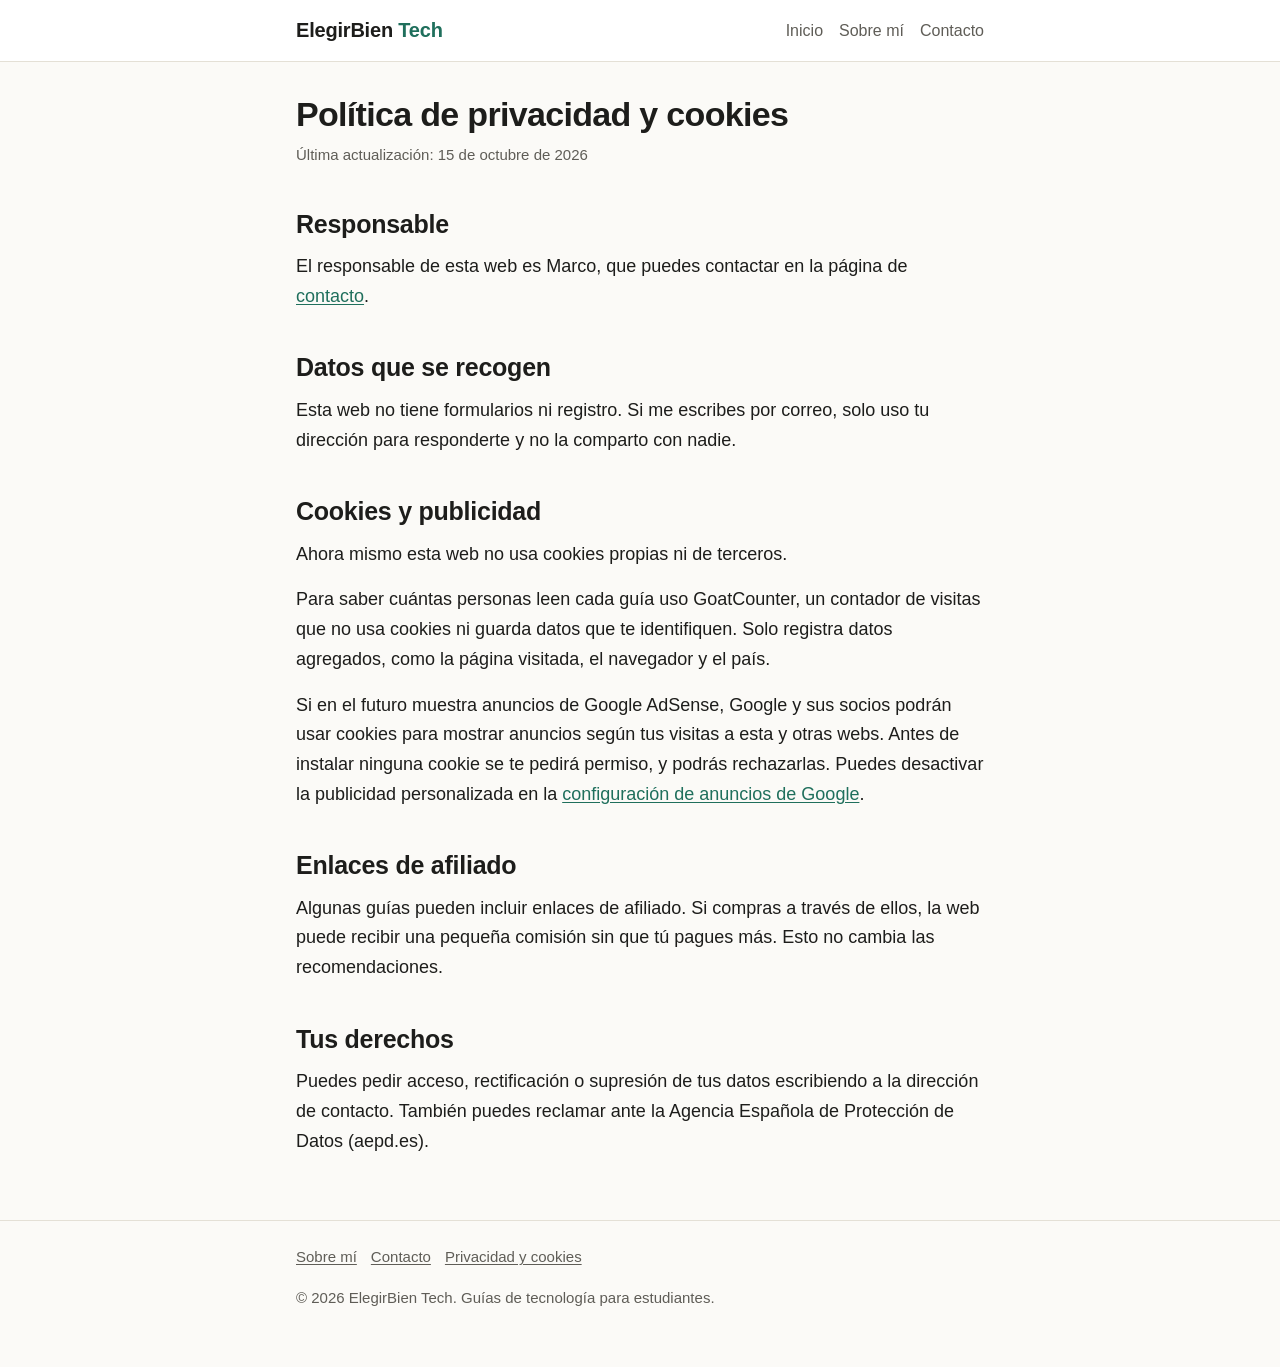
<file: privacidad/index.html>
<!doctype html>
<html lang="es">
<head>
<meta charset="utf-8">
<meta name="viewport" content="width=device-width, initial-scale=1">
<title>Política de privacidad y cookies | ElegirBien Tech</title>
<meta name="description" content="Política de privacidad y cookies de ElegirBien Tech.">
<link rel="canonical" href="https://poloni2.github.io/privacidad/">
<meta property="og:type" content="website">
<meta property="og:title" content="Política de privacidad y cookies | ElegirBien Tech">
<meta property="og:description" content="Política de privacidad y cookies de ElegirBien Tech.">
<meta property="og:url" content="https://poloni2.github.io/privacidad/">
<meta property="og:locale" content="es_ES">
<link rel="stylesheet" href="/style.css">
<!-- ADSENSE: cuando Google apruebe la web, pega aquí su código (una sola línea <script ...>) en TODAS las páginas. -->
</head>
<body>
<header class="site"><div class="wrap">
  <a class="logo" href="/">ElegirBien <span>Tech</span></a>
  <nav><a href="/">Inicio</a><a href="/sobre-mi/">Sobre mí</a><a href="/contacto/">Contacto</a></nav>
</div></header>
<main><div class="wrap">
<h1>Política de privacidad y cookies</h1>
<p class="meta">Última actualización: 15 de octubre de 2026</p>
<!-- REVISA este texto antes de activar AdSense. Es una base, no asesoramiento legal. -->
<h2>Responsable</h2>
<p>El responsable de esta web es Marco, que puedes contactar en la página de <a href="/contacto/">contacto</a>.</p>
<h2>Datos que se recogen</h2>
<p>Esta web no tiene formularios ni registro. Si me escribes por correo, solo uso tu dirección para responderte y no la comparto con nadie.</p>
<h2>Cookies y publicidad</h2>
<p>Ahora mismo esta web no usa cookies propias ni de terceros.</p>
<p>Para saber cuántas personas leen cada guía uso GoatCounter, un contador de visitas que no usa cookies ni guarda datos que te identifiquen. Solo registra datos agregados, como la página visitada, el navegador y el país.</p>
<p>Si en el futuro muestra anuncios de Google AdSense, Google y sus socios podrán usar cookies para mostrar anuncios según tus visitas a esta y otras webs. Antes de instalar ninguna cookie se te pedirá permiso, y podrás rechazarlas. Puedes desactivar la publicidad personalizada en la <a href="https://adssettings.google.com" rel="nofollow">configuración de anuncios de Google</a>.</p>
<h2>Enlaces de afiliado</h2>
<p>Algunas guías pueden incluir enlaces de afiliado. Si compras a través de ellos, la web puede recibir una pequeña comisión sin que tú pagues más. Esto no cambia las recomendaciones.</p>
<h2>Tus derechos</h2>
<p>Puedes pedir acceso, rectificación o supresión de tus datos escribiendo a la dirección de contacto. También puedes reclamar ante la Agencia Española de Protección de Datos (aepd.es).</p>
</div></main>
<footer class="site"><div class="wrap">
  <p><a href="/sobre-mi/">Sobre mí</a><a href="/contacto/">Contacto</a><a href="/privacidad/">Privacidad y cookies</a></p>
  <p>© 2026 ElegirBien Tech. Guías de tecnología para estudiantes.</p>
</div></footer>
<script data-goatcounter="https://elegirbientech.goatcounter.com/count" async src="//gc.zgo.at/count.js"></script>
</body>
</html>
</file>
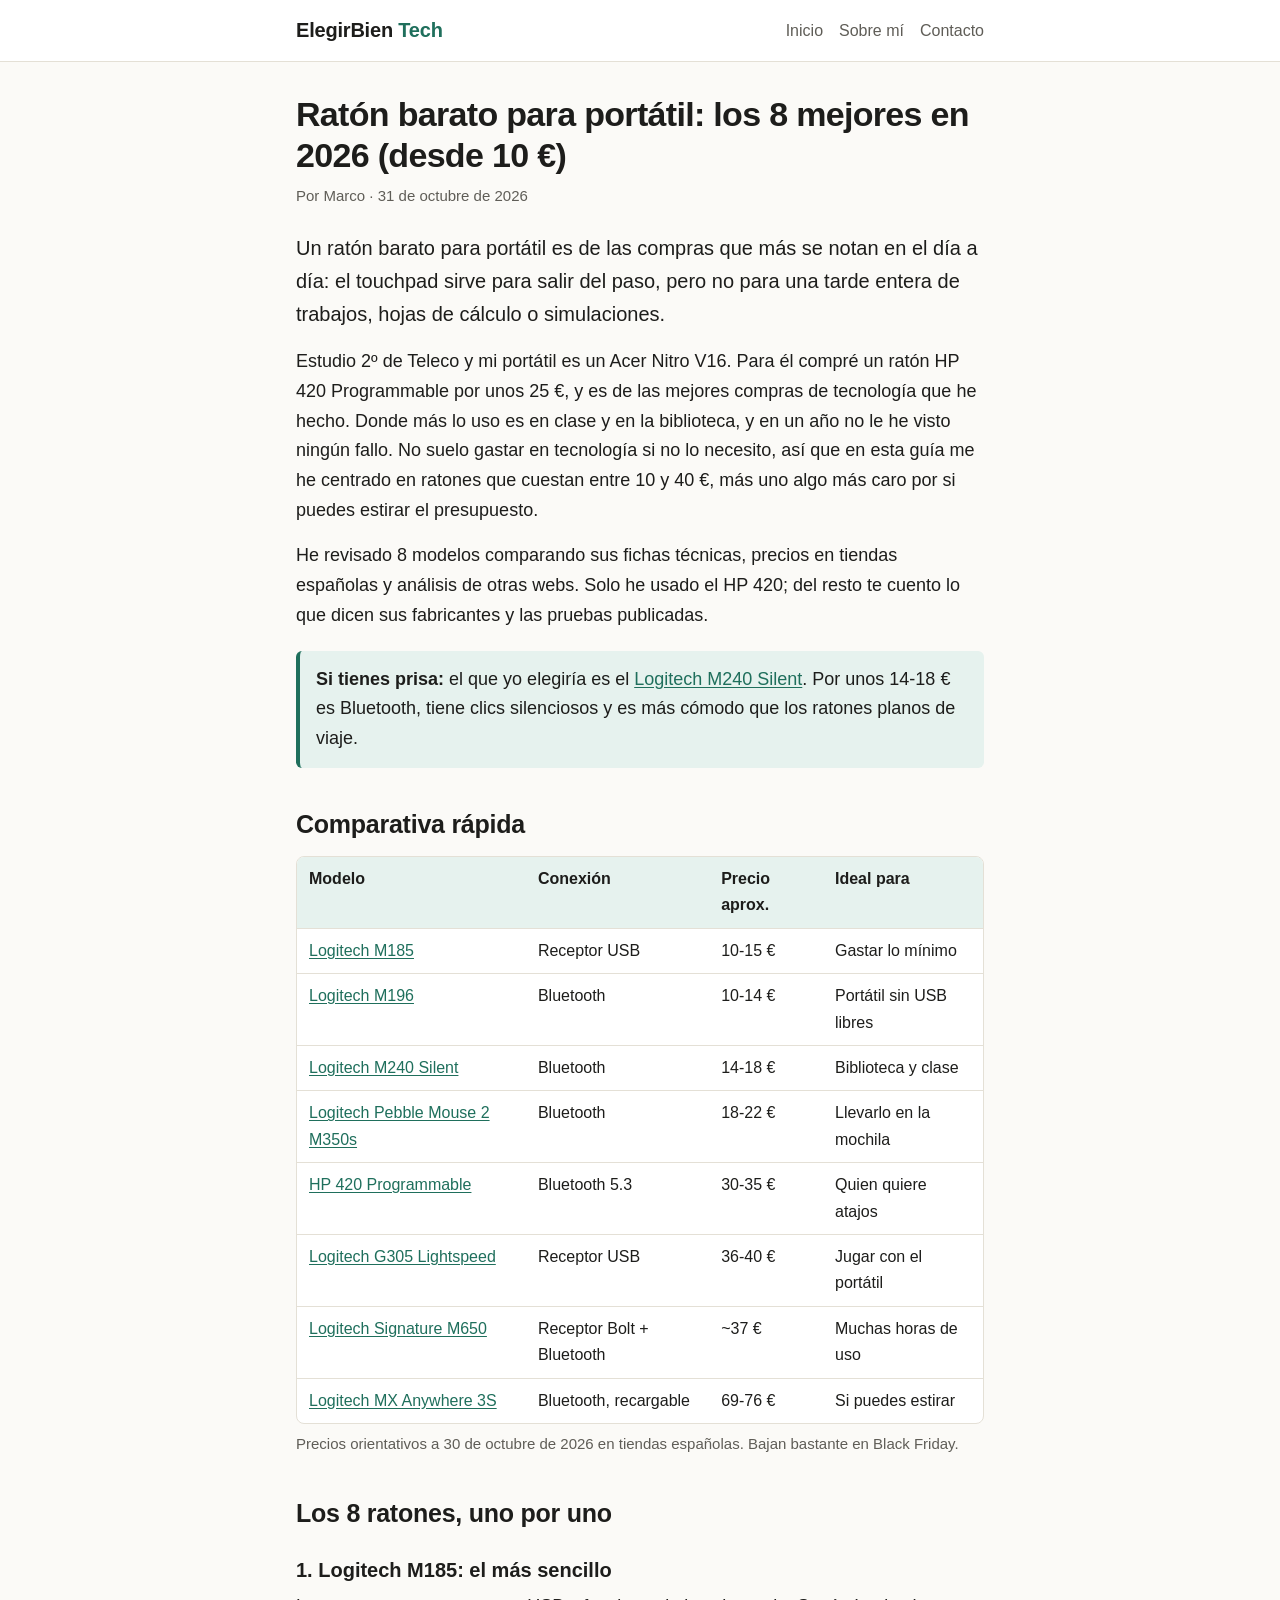
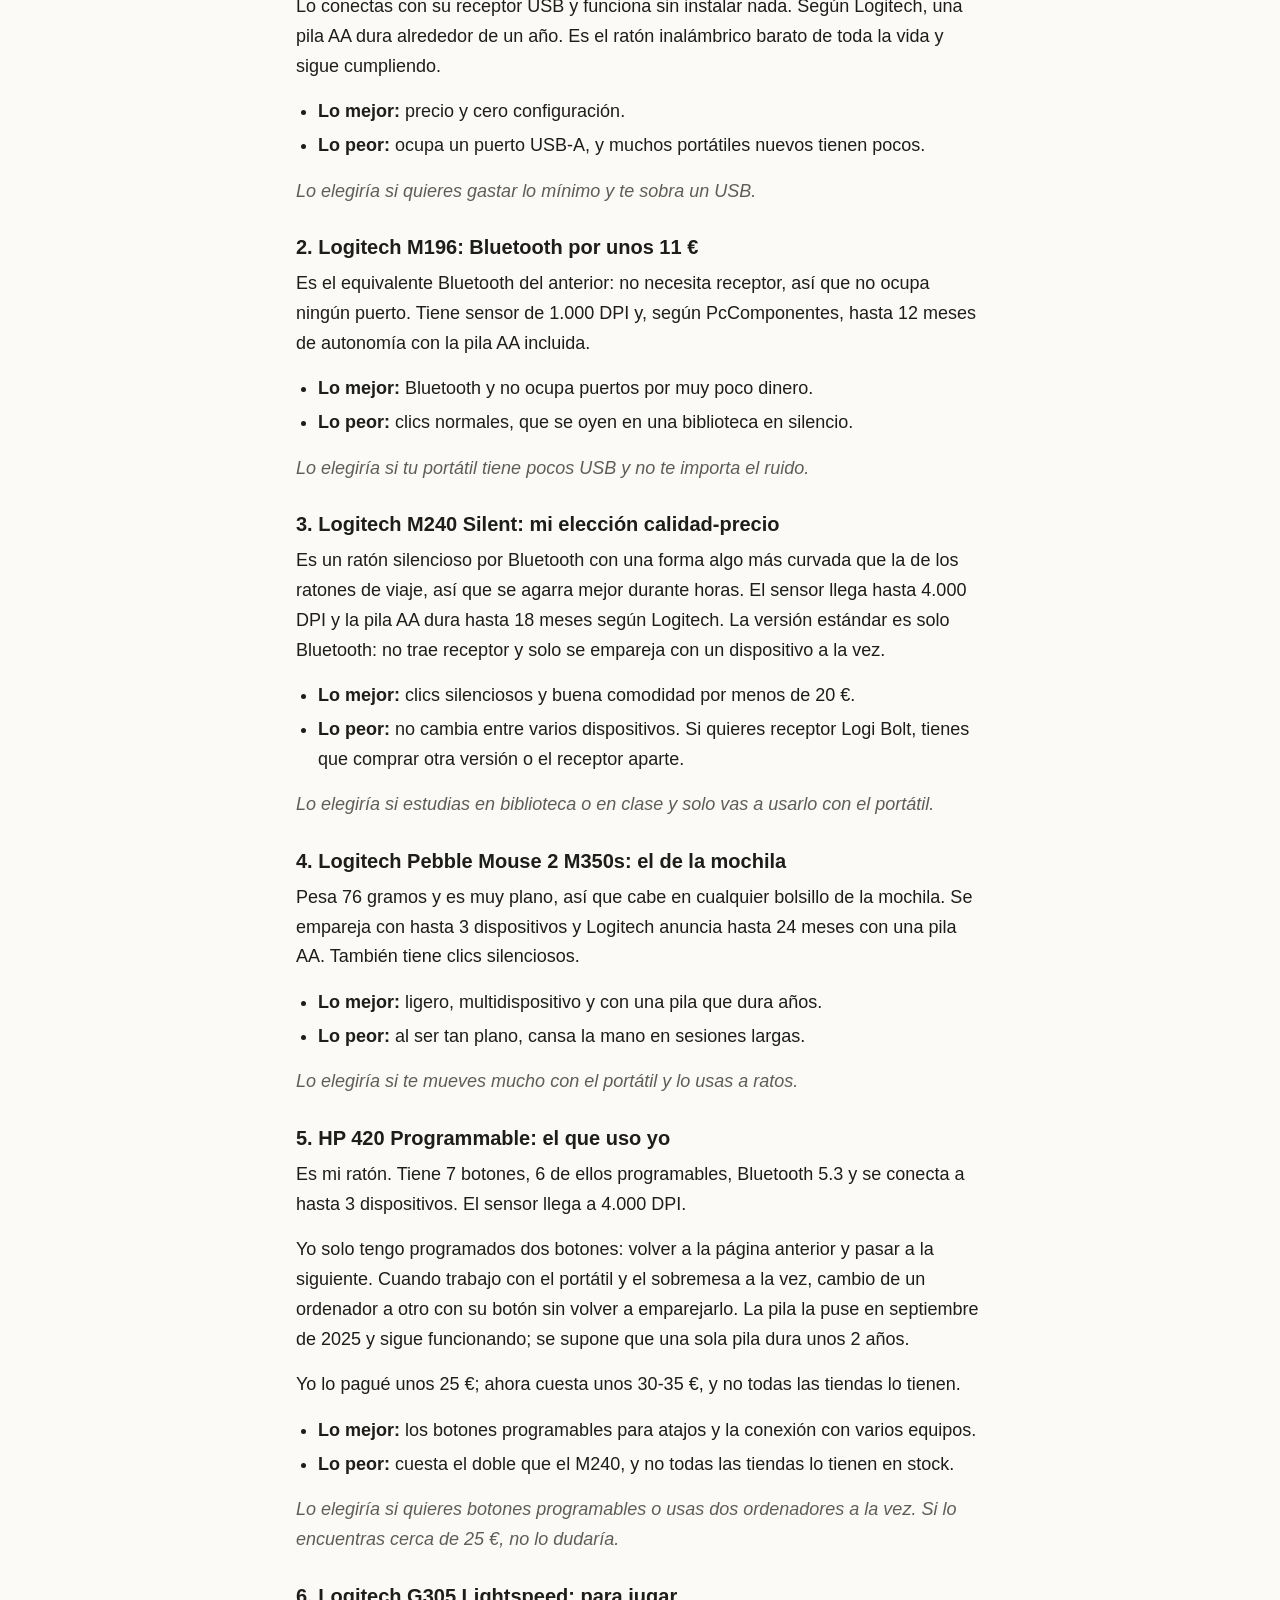
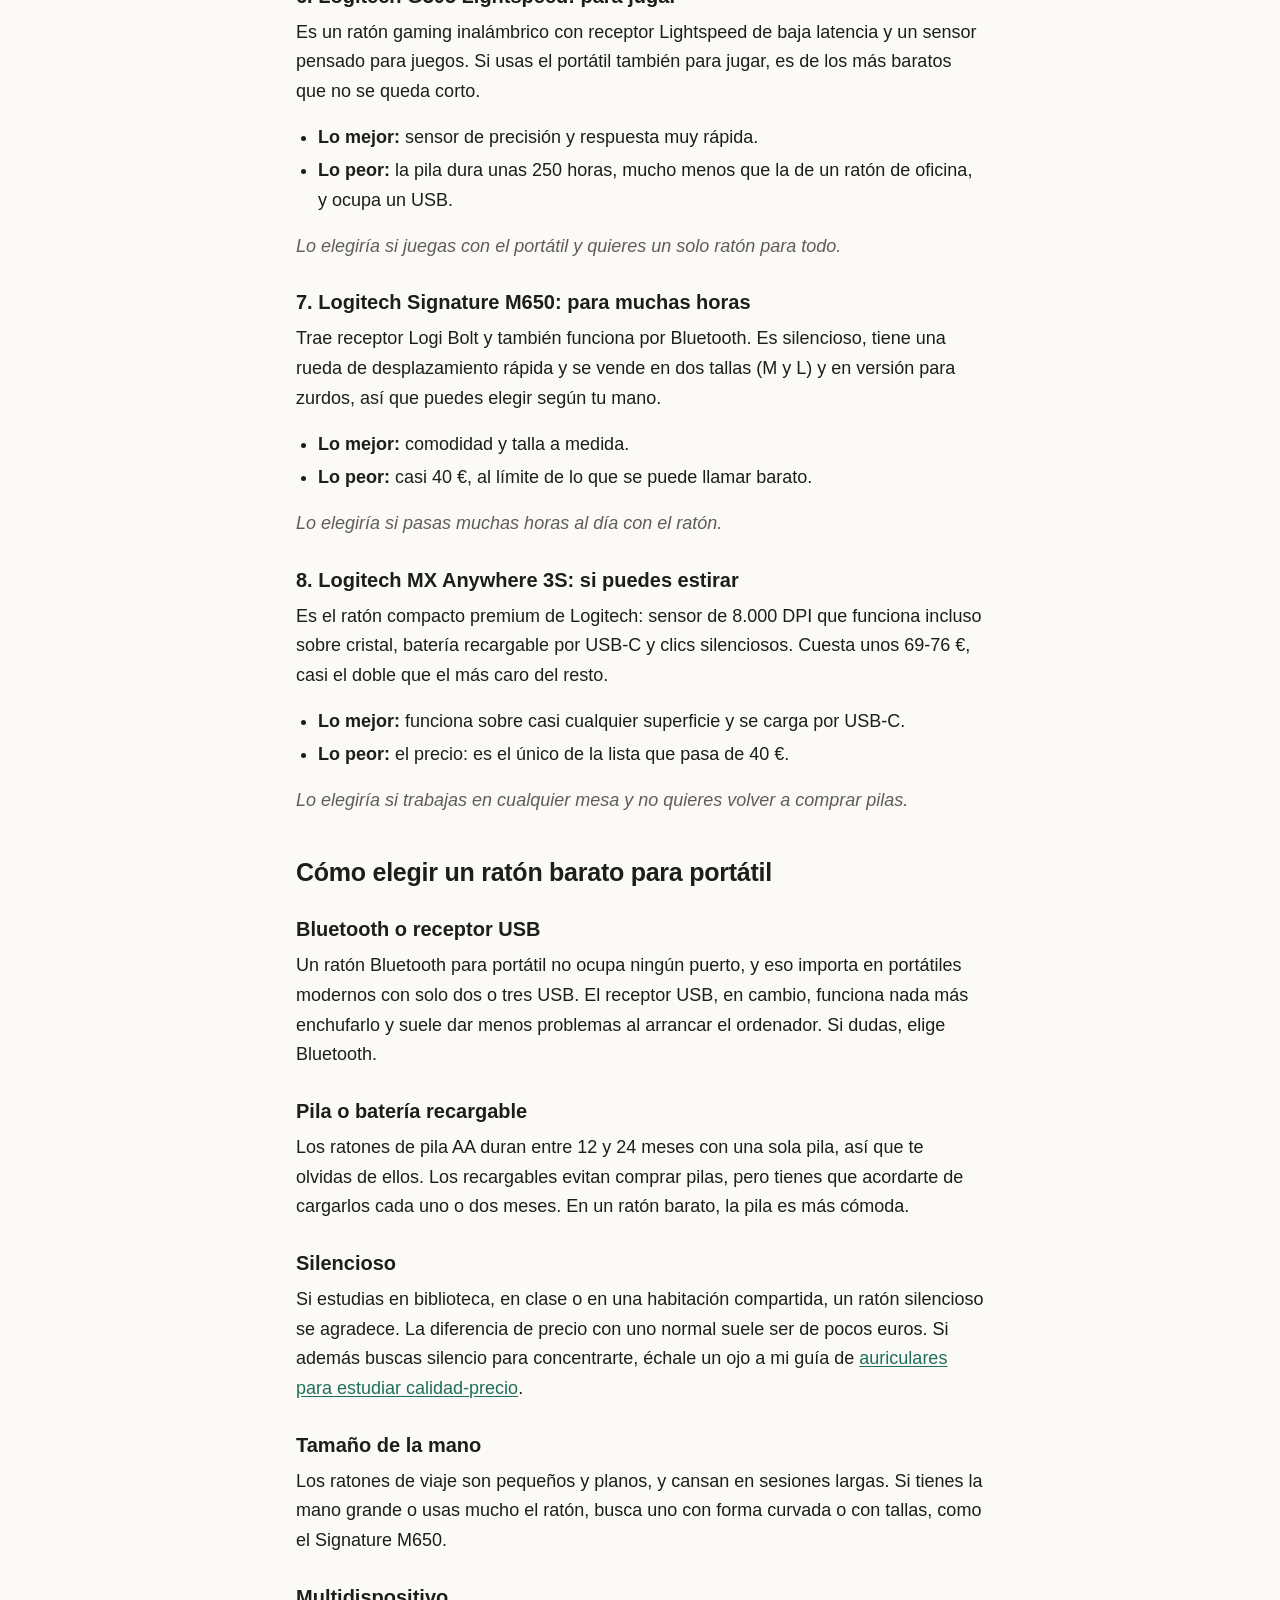
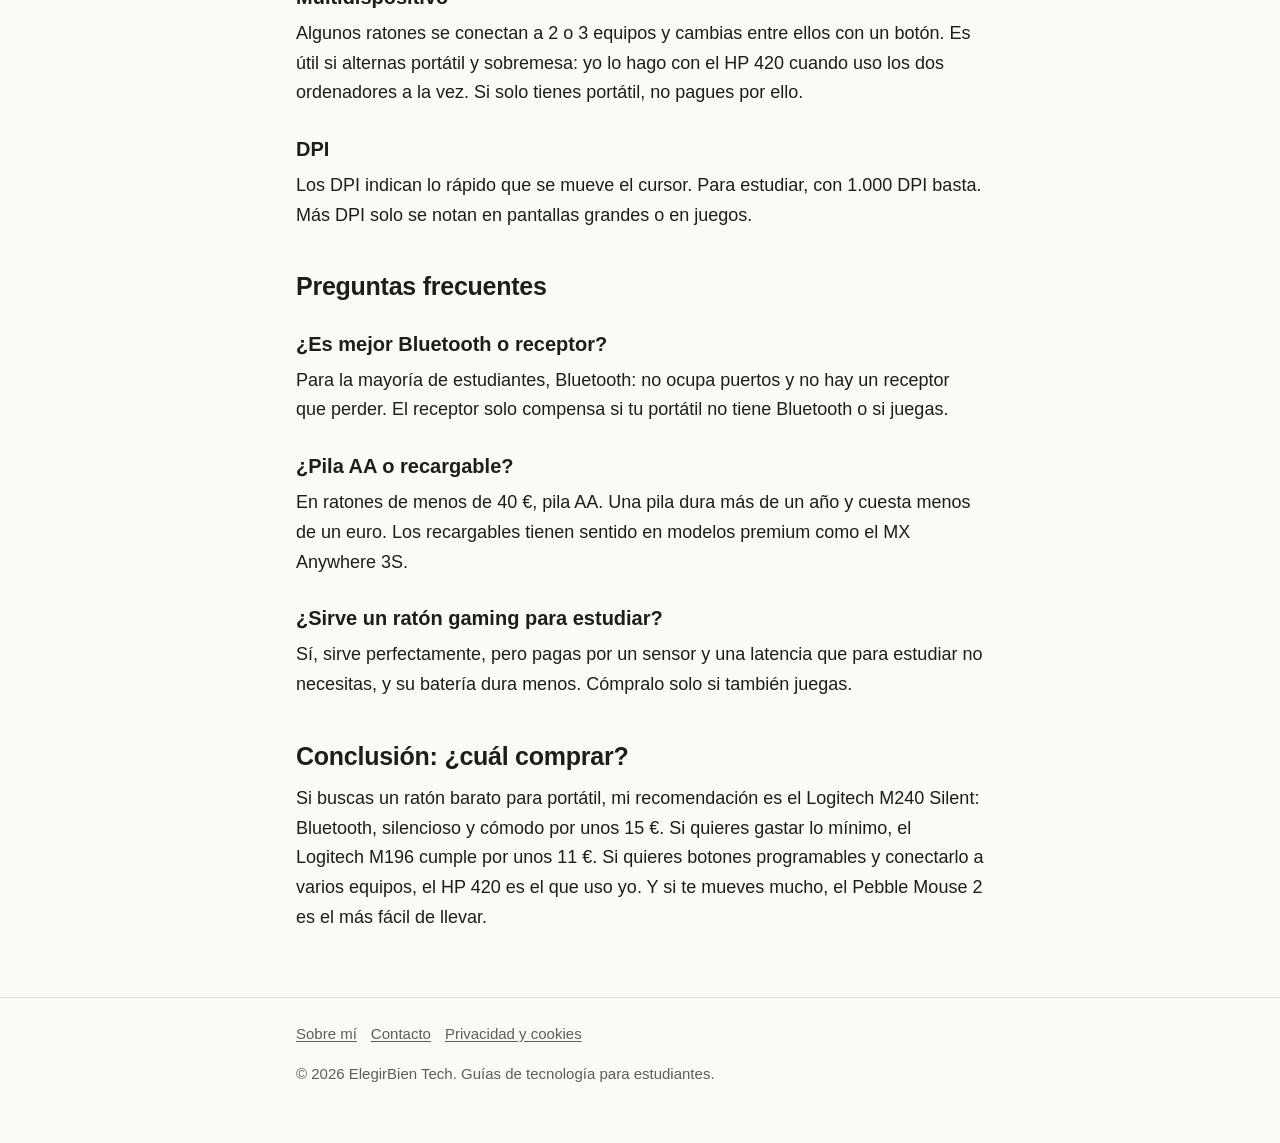
<file: raton-barato-portatil/index.html>
<!doctype html>
<html lang="es">
<head>
<meta charset="utf-8">
<meta name="viewport" content="width=device-width, initial-scale=1">
<title>Ratón barato para portátil: los 8 mejores en 2026 (desde 10 €)</title>
<meta name="description" content="Comparo 8 ratones baratos para portátil en 2026: Bluetooth o receptor, silenciosos y desde 10 €. Cuál elegiría yo como estudiante de Teleco.">
<link rel="canonical" href="https://poloni2.github.io/raton-barato-portatil/">
<meta property="og:type" content="article">
<meta property="og:title" content="Ratón barato para portátil: los 8 mejores en 2026 (desde 10 €)">
<meta property="og:description" content="Comparo 8 ratones baratos para portátil en 2026: Bluetooth o receptor, silenciosos y desde 10 €. Cuál elegiría yo como estudiante de Teleco.">
<meta property="og:url" content="https://poloni2.github.io/raton-barato-portatil/">
<meta property="og:locale" content="es_ES">
<link rel="stylesheet" href="/style.css">
<!-- ADSENSE: cuando Google apruebe la web, pega aquí su código (una sola línea <script ...>) en TODAS las páginas. -->
</head>
<body>
<header class="site"><div class="wrap">
  <a class="logo" href="/">ElegirBien <span>Tech</span></a>
  <nav><a href="/">Inicio</a><a href="/sobre-mi/">Sobre mí</a><a href="/contacto/">Contacto</a></nav>
</div></header>
<main><div class="wrap">
<article>
<h1>Ratón barato para portátil: los 8 mejores en 2026 (desde 10 €)</h1>
<p class="meta">Por Marco · <time datetime="2026-10-31">31 de octubre de 2026</time></p>

<p class="lead">Un ratón barato para portátil es de las compras que más se notan en el día a día: el touchpad sirve para salir del paso, pero no para una tarde entera de trabajos, hojas de cálculo o simulaciones.</p>
<p>Estudio 2º de Teleco y mi portátil es un Acer Nitro V16. Para él compré un ratón HP 420 Programmable por unos 25 €, y es de las mejores compras de tecnología que he hecho. Donde más lo uso es en clase y en la biblioteca, y en un año no le he visto ningún fallo. No suelo gastar en tecnología si no lo necesito, así que en esta guía me he centrado en ratones que cuestan entre 10 y 40 €, más uno algo más caro por si puedes estirar el presupuesto.</p>
<p>He revisado 8 modelos comparando sus fichas técnicas, precios en tiendas españolas y análisis de otras webs. Solo he usado el HP 420; del resto te cuento lo que dicen sus fabricantes y las pruebas publicadas.</p>
<p class="quick"><strong>Si tienes prisa:</strong> el que yo elegiría es el <a href="#logitech-m240-silent">Logitech M240 Silent</a>. Por unos 14-18 € es Bluetooth, tiene clics silenciosos y es más cómodo que los ratones planos de viaje.</p>

<h2>Comparativa rápida</h2>
<div class="table-wrap"><table>
<thead><tr><th>Modelo</th><th>Conexión</th><th>Precio aprox.</th><th>Ideal para</th></tr></thead>
<tbody>
<tr><td><a href="#logitech-m185">Logitech M185</a></td><td>Receptor USB</td><td>10-15 €</td><td>Gastar lo mínimo</td></tr>
<tr><td><a href="#logitech-m196">Logitech M196</a></td><td>Bluetooth</td><td>10-14 €</td><td>Portátil sin USB libres</td></tr>
<tr><td><a href="#logitech-m240-silent">Logitech M240 Silent</a></td><td>Bluetooth</td><td>14-18 €</td><td>Biblioteca y clase</td></tr>
<tr><td><a href="#logitech-pebble-mouse-2">Logitech Pebble Mouse 2 M350s</a></td><td>Bluetooth</td><td>18-22 €</td><td>Llevarlo en la mochila</td></tr>
<tr><td><a href="#hp-420">HP 420 Programmable</a></td><td>Bluetooth 5.3</td><td>30-35 €</td><td>Quien quiere atajos</td></tr>
<tr><td><a href="#logitech-g305">Logitech G305 Lightspeed</a></td><td>Receptor USB</td><td>36-40 €</td><td>Jugar con el portátil</td></tr>
<tr><td><a href="#logitech-signature-m650">Logitech Signature M650</a></td><td>Receptor Bolt + Bluetooth</td><td>~37 €</td><td>Muchas horas de uso</td></tr>
<tr><td><a href="#logitech-mx-anywhere-3s">Logitech MX Anywhere 3S</a></td><td>Bluetooth, recargable</td><td>69-76 €</td><td>Si puedes estirar</td></tr>
</tbody></table></div>
<p class="note">Precios orientativos a 30 de octubre de 2026 en tiendas españolas. Bajan bastante en Black Friday.</p>

<h2>Los 8 ratones, uno por uno</h2>
<h3 id="logitech-m185">1. Logitech M185: el más sencillo</h3>
<p>Lo conectas con su receptor USB y funciona sin instalar nada. Según Logitech, una pila AA dura alrededor de un año. Es el ratón inalámbrico barato de toda la vida y sigue cumpliendo.</p>
<ul><li><strong>Lo mejor:</strong> precio y cero configuración.</li><li><strong>Lo peor:</strong> ocupa un puerto USB-A, y muchos portátiles nuevos tienen pocos.</li></ul>
<p class="verdict">Lo elegiría si quieres gastar lo mínimo y te sobra un USB.</p>

<h3 id="logitech-m196">2. Logitech M196: Bluetooth por unos 11 €</h3>
<p>Es el equivalente Bluetooth del anterior: no necesita receptor, así que no ocupa ningún puerto. Tiene sensor de 1.000 DPI y, según PcComponentes, hasta 12 meses de autonomía con la pila AA incluida.</p>
<ul><li><strong>Lo mejor:</strong> Bluetooth y no ocupa puertos por muy poco dinero.</li><li><strong>Lo peor:</strong> clics normales, que se oyen en una biblioteca en silencio.</li></ul>
<p class="verdict">Lo elegiría si tu portátil tiene pocos USB y no te importa el ruido.</p>

<h3 id="logitech-m240-silent">3. Logitech M240 Silent: mi elección calidad-precio</h3>
<p>Es un ratón silencioso por Bluetooth con una forma algo más curvada que la de los ratones de viaje, así que se agarra mejor durante horas. El sensor llega hasta 4.000 DPI y la pila AA dura hasta 18 meses según Logitech. La versión estándar es solo Bluetooth: no trae receptor y solo se empareja con un dispositivo a la vez.</p>
<ul><li><strong>Lo mejor:</strong> clics silenciosos y buena comodidad por menos de 20 €.</li><li><strong>Lo peor:</strong> no cambia entre varios dispositivos. Si quieres receptor Logi Bolt, tienes que comprar otra versión o el receptor aparte.</li></ul>
<p class="verdict">Lo elegiría si estudias en biblioteca o en clase y solo vas a usarlo con el portátil.</p>

<h3 id="logitech-pebble-mouse-2">4. Logitech Pebble Mouse 2 M350s: el de la mochila</h3>
<p>Pesa 76 gramos y es muy plano, así que cabe en cualquier bolsillo de la mochila. Se empareja con hasta 3 dispositivos y Logitech anuncia hasta 24 meses con una pila AA. También tiene clics silenciosos.</p>
<ul><li><strong>Lo mejor:</strong> ligero, multidispositivo y con una pila que dura años.</li><li><strong>Lo peor:</strong> al ser tan plano, cansa la mano en sesiones largas.</li></ul>
<p class="verdict">Lo elegiría si te mueves mucho con el portátil y lo usas a ratos.</p>

<h3 id="hp-420">5. HP 420 Programmable: el que uso yo</h3>
<p>Es mi ratón. Tiene 7 botones, 6 de ellos programables, Bluetooth 5.3 y se conecta a hasta 3 dispositivos. El sensor llega a 4.000 DPI.</p>
<p>Yo solo tengo programados dos botones: volver a la página anterior y pasar a la siguiente. Cuando trabajo con el portátil y el sobremesa a la vez, cambio de un ordenador a otro con su botón sin volver a emparejarlo. La pila la puse en septiembre de 2025 y sigue funcionando; se supone que una sola pila dura unos 2 años.</p>
<p>Yo lo pagué unos 25 €; ahora cuesta unos 30-35 €, y no todas las tiendas lo tienen.</p>
<ul><li><strong>Lo mejor:</strong> los botones programables para atajos y la conexión con varios equipos.</li><li><strong>Lo peor:</strong> cuesta el doble que el M240, y no todas las tiendas lo tienen en stock.</li></ul>
<p class="verdict">Lo elegiría si quieres botones programables o usas dos ordenadores a la vez. Si lo encuentras cerca de 25 €, no lo dudaría.</p>

<h3 id="logitech-g305">6. Logitech G305 Lightspeed: para jugar</h3>
<p>Es un ratón gaming inalámbrico con receptor Lightspeed de baja latencia y un sensor pensado para juegos. Si usas el portátil también para jugar, es de los más baratos que no se queda corto.</p>
<ul><li><strong>Lo mejor:</strong> sensor de precisión y respuesta muy rápida.</li><li><strong>Lo peor:</strong> la pila dura unas 250 horas, mucho menos que la de un ratón de oficina, y ocupa un USB.</li></ul>
<p class="verdict">Lo elegiría si juegas con el portátil y quieres un solo ratón para todo.</p>

<h3 id="logitech-signature-m650">7. Logitech Signature M650: para muchas horas</h3>
<p>Trae receptor Logi Bolt y también funciona por Bluetooth. Es silencioso, tiene una rueda de desplazamiento rápida y se vende en dos tallas (M y L) y en versión para zurdos, así que puedes elegir según tu mano.</p>
<ul><li><strong>Lo mejor:</strong> comodidad y talla a medida.</li><li><strong>Lo peor:</strong> casi 40 €, al límite de lo que se puede llamar barato.</li></ul>
<p class="verdict">Lo elegiría si pasas muchas horas al día con el ratón.</p>

<h3 id="logitech-mx-anywhere-3s">8. Logitech MX Anywhere 3S: si puedes estirar</h3>
<p>Es el ratón compacto premium de Logitech: sensor de 8.000 DPI que funciona incluso sobre cristal, batería recargable por USB-C y clics silenciosos. Cuesta unos 69-76 €, casi el doble que el más caro del resto.</p>
<ul><li><strong>Lo mejor:</strong> funciona sobre casi cualquier superficie y se carga por USB-C.</li><li><strong>Lo peor:</strong> el precio: es el único de la lista que pasa de 40 €.</li></ul>
<p class="verdict">Lo elegiría si trabajas en cualquier mesa y no quieres volver a comprar pilas.</p>

<h2>Cómo elegir un ratón barato para portátil</h2>
<h3>Bluetooth o receptor USB</h3>
<p>Un ratón Bluetooth para portátil no ocupa ningún puerto, y eso importa en portátiles modernos con solo dos o tres USB. El receptor USB, en cambio, funciona nada más enchufarlo y suele dar menos problemas al arrancar el ordenador. Si dudas, elige Bluetooth.</p>
<h3>Pila o batería recargable</h3>
<p>Los ratones de pila AA duran entre 12 y 24 meses con una sola pila, así que te olvidas de ellos. Los recargables evitan comprar pilas, pero tienes que acordarte de cargarlos cada uno o dos meses. En un ratón barato, la pila es más cómoda.</p>
<h3>Silencioso</h3>
<p>Si estudias en biblioteca, en clase o en una habitación compartida, un ratón silencioso se agradece. La diferencia de precio con uno normal suele ser de pocos euros. Si además buscas silencio para concentrarte, échale un ojo a mi guía de <a href="/mejores-auriculares-estudiar-calidad-precio/">auriculares para estudiar calidad-precio</a>.</p>
<h3>Tamaño de la mano</h3>
<p>Los ratones de viaje son pequeños y planos, y cansan en sesiones largas. Si tienes la mano grande o usas mucho el ratón, busca uno con forma curvada o con tallas, como el Signature M650.</p>
<h3>Multidispositivo</h3>
<p>Algunos ratones se conectan a 2 o 3 equipos y cambias entre ellos con un botón. Es útil si alternas portátil y sobremesa: yo lo hago con el HP 420 cuando uso los dos ordenadores a la vez. Si solo tienes portátil, no pagues por ello.</p>
<h3>DPI</h3>
<p>Los DPI indican lo rápido que se mueve el cursor. Para estudiar, con 1.000 DPI basta. Más DPI solo se notan en pantallas grandes o en juegos.</p>

<h2>Preguntas frecuentes</h2>
<h3>¿Es mejor Bluetooth o receptor?</h3>
<p>Para la mayoría de estudiantes, Bluetooth: no ocupa puertos y no hay un receptor que perder. El receptor solo compensa si tu portátil no tiene Bluetooth o si juegas.</p>
<h3>¿Pila AA o recargable?</h3>
<p>En ratones de menos de 40 €, pila AA. Una pila dura más de un año y cuesta menos de un euro. Los recargables tienen sentido en modelos premium como el MX Anywhere 3S.</p>
<h3>¿Sirve un ratón gaming para estudiar?</h3>
<p>Sí, sirve perfectamente, pero pagas por un sensor y una latencia que para estudiar no necesitas, y su batería dura menos. Cómpralo solo si también juegas.</p>

<h2>Conclusión: ¿cuál comprar?</h2>
<p>Si buscas un ratón barato para portátil, mi recomendación es el Logitech M240 Silent: Bluetooth, silencioso y cómodo por unos 15 €. Si quieres gastar lo mínimo, el Logitech M196 cumple por unos 11 €. Si quieres botones programables y conectarlo a varios equipos, el HP 420 es el que uso yo. Y si te mueves mucho, el Pebble Mouse 2 es el más fácil de llevar.</p>
</article>
</div></main>
<footer class="site"><div class="wrap">
  <p><a href="/sobre-mi/">Sobre mí</a><a href="/contacto/">Contacto</a><a href="/privacidad/">Privacidad y cookies</a></p>
  <p>© 2026 ElegirBien Tech. Guías de tecnología para estudiantes.</p>
</div></footer>
<script data-goatcounter="https://elegirbientech.goatcounter.com/count" async src="//gc.zgo.at/count.js"></script>
</body>
</html>
</file>
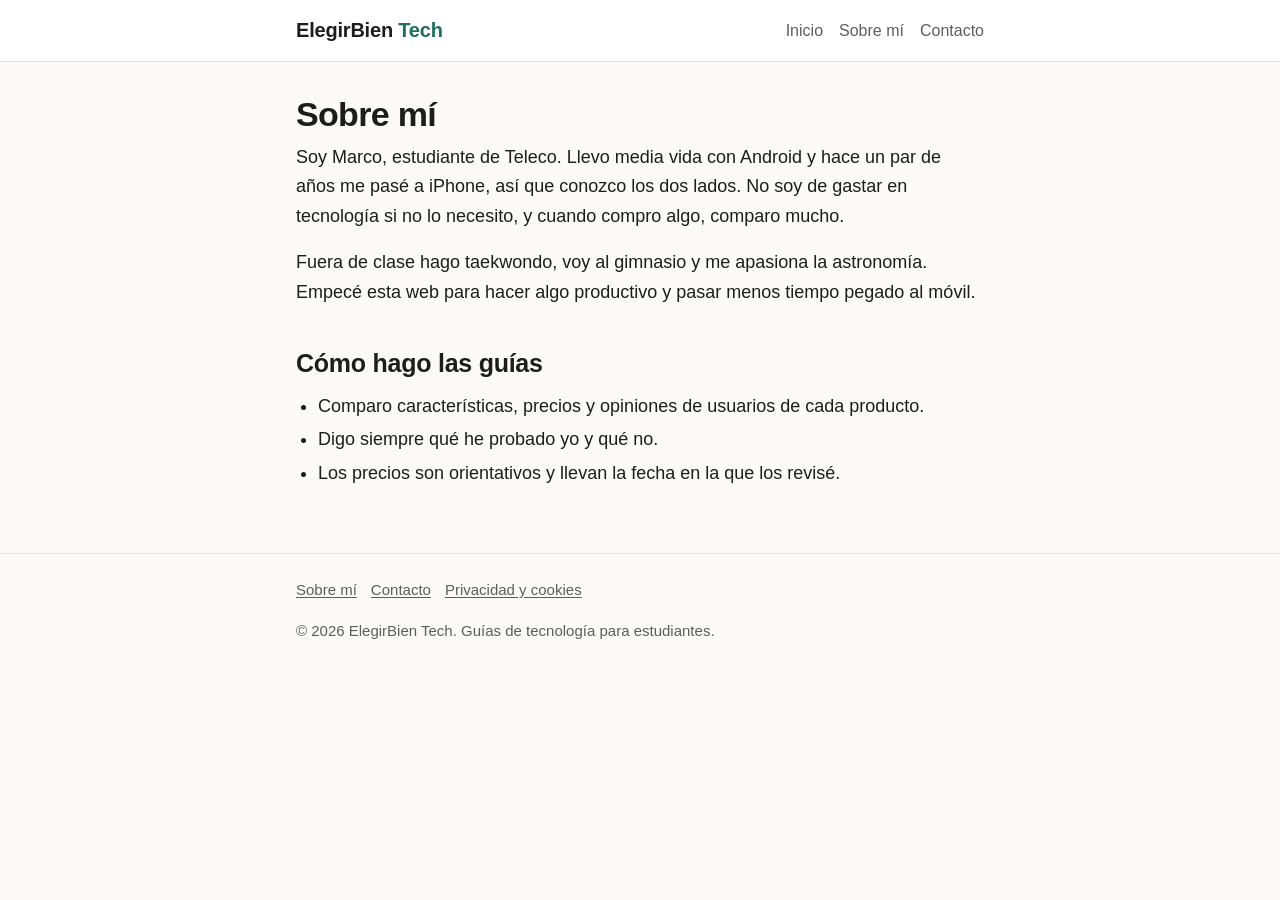
<file: sobre-mi/index.html>
<!doctype html>
<html lang="es">
<head>
<meta charset="utf-8">
<meta name="viewport" content="width=device-width, initial-scale=1">
<title>Sobre mí | ElegirBien Tech</title>
<meta name="description" content="Quién escribe ElegirBien Tech y cómo se hacen las guías.">
<link rel="canonical" href="https://poloni2.github.io/sobre-mi/">
<meta property="og:type" content="website">
<meta property="og:title" content="Sobre mí | ElegirBien Tech">
<meta property="og:description" content="Quién escribe ElegirBien Tech y cómo se hacen las guías.">
<meta property="og:url" content="https://poloni2.github.io/sobre-mi/">
<meta property="og:locale" content="es_ES">
<link rel="stylesheet" href="/style.css">
<!-- ADSENSE: cuando Google apruebe la web, pega aquí su código (una sola línea <script ...>) en TODAS las páginas. -->
</head>
<body>
<header class="site"><div class="wrap">
  <a class="logo" href="/">ElegirBien <span>Tech</span></a>
  <nav><a href="/">Inicio</a><a href="/sobre-mi/">Sobre mí</a><a href="/contacto/">Contacto</a></nav>
</div></header>
<main><div class="wrap">
<h1>Sobre mí</h1>
<p>Soy Marco, estudiante de Teleco. Llevo media vida con Android y hace un par de años me pasé a iPhone, así que conozco los dos lados. No soy de gastar en tecnología si no lo necesito, y cuando compro algo, comparo mucho.</p>
<p>Fuera de clase hago taekwondo, voy al gimnasio y me apasiona la astronomía. Empecé esta web para hacer algo productivo y pasar menos tiempo pegado al móvil.</p>
<h2>Cómo hago las guías</h2>
<ul>
  <li>Comparo características, precios y opiniones de usuarios de cada producto.</li>
  <li>Digo siempre qué he probado yo y qué no.</li>
  <li>Los precios son orientativos y llevan la fecha en la que los revisé.</li>
</ul>
</div></main>
<footer class="site"><div class="wrap">
  <p><a href="/sobre-mi/">Sobre mí</a><a href="/contacto/">Contacto</a><a href="/privacidad/">Privacidad y cookies</a></p>
  <p>© 2026 ElegirBien Tech. Guías de tecnología para estudiantes.</p>
</div></footer>
<script data-goatcounter="https://elegirbientech.goatcounter.com/count" async src="//gc.zgo.at/count.js"></script>
</body>
</html>
</file>
<file: style.css>
:root {
  --bg: #fbfaf7;
  --surface: #ffffff;
  --ink: #1d1d1b;
  --muted: #5f5d57;
  --line: #e4e0d6;
  --accent: #1f6f5c;
  --accent-soft: #e6f2ee;
  --max: 720px;
}
@media (prefers-color-scheme: dark) {
  :root {
    --bg: #151614;
    --surface: #1d1f1c;
    --ink: #ecebe6;
    --muted: #a8a69e;
    --line: #33362f;
    --accent: #6fc2a8;
    --accent-soft: #1f2d28;
  }
}
* { box-sizing: border-box; }
html { -webkit-text-size-adjust: 100%; }
body {
  margin: 0;
  background: var(--bg);
  color: var(--ink);
  font: 18px/1.65 -apple-system, BlinkMacSystemFont, "Segoe UI", Roboto, "Helvetica Neue", Arial, sans-serif;
}
a { color: var(--accent); text-underline-offset: 2px; }
a:hover { text-decoration-thickness: 2px; }
img { max-width: 100%; height: auto; }

.wrap { max-width: var(--max); margin: 0 auto; padding: 0 16px; }

header.site {
  border-bottom: 1px solid var(--line);
  background: var(--surface);
}
header.site .wrap {
  display: flex; align-items: center; justify-content: space-between;
  gap: 12px; flex-wrap: wrap; padding-top: 14px; padding-bottom: 14px;
}
.logo { font-weight: 700; font-size: 20px; color: var(--ink); text-decoration: none; letter-spacing: -0.01em; }
.logo span { color: var(--accent); }
nav a { color: var(--muted); text-decoration: none; margin-left: 16px; font-size: 16px; }
nav a:first-child { margin-left: 0; }
nav a:hover { color: var(--ink); }

main { padding: 32px 0 48px; }
h1 { font-size: 34px; line-height: 1.2; letter-spacing: -0.02em; margin: 0 0 8px; }
h2 { font-size: 25px; line-height: 1.3; margin: 40px 0 12px; letter-spacing: -0.01em; }
h3 { font-size: 20px; line-height: 1.35; margin: 28px 0 8px; }
p { margin: 0 0 16px; }
ul { padding-left: 22px; margin: 0 0 16px; }
li { margin-bottom: 4px; }
.meta { color: var(--muted); font-size: 15px; margin-bottom: 24px; }
.lead { font-size: 20px; }
.quick {
  background: var(--accent-soft); border-left: 4px solid var(--accent);
  padding: 14px 16px; border-radius: 6px; margin: 20px 0;
}
.verdict { font-style: italic; color: var(--muted); }

.table-wrap { overflow-x: auto; margin: 16px 0 8px; border: 1px solid var(--line); border-radius: 8px; background: var(--surface); }
table { border-collapse: collapse; width: 100%; font-size: 16px; min-width: 520px; }
th, td { text-align: left; padding: 9px 12px; border-bottom: 1px solid var(--line); vertical-align: top; }
th { background: var(--accent-soft); font-weight: 600; }
tr:last-child td { border-bottom: 0; }
.note { color: var(--muted); font-size: 15px; }

.cards { list-style: none; padding: 0; display: grid; gap: 14px; }
.card { background: var(--surface); border: 1px solid var(--line); border-radius: 10px; padding: 18px; }
.card h2 { font-size: 21px; margin: 0 0 6px; }
.card h2 a { color: var(--ink); text-decoration: none; }
.card h2 a:hover { color: var(--accent); }
.card p { margin: 0; color: var(--muted); font-size: 16px; }

footer.site { border-top: 1px solid var(--line); color: var(--muted); font-size: 15px; padding: 24px 0 40px; }
footer.site a { color: var(--muted); margin-right: 14px; }

@media (max-width: 560px) {
  body { font-size: 17px; }
  h1 { font-size: 28px; }
  h2 { font-size: 22px; }
  nav a { margin-left: 12px; font-size: 15px; }
}

@media print {
  h1, h2, h3 { break-after: avoid; page-break-after: avoid; }
  h2 + *, h3 + * { break-before: avoid; page-break-before: avoid; }
  p, li, tr, .quick, .verdict { break-inside: avoid; page-break-inside: avoid; }
}
</file>
